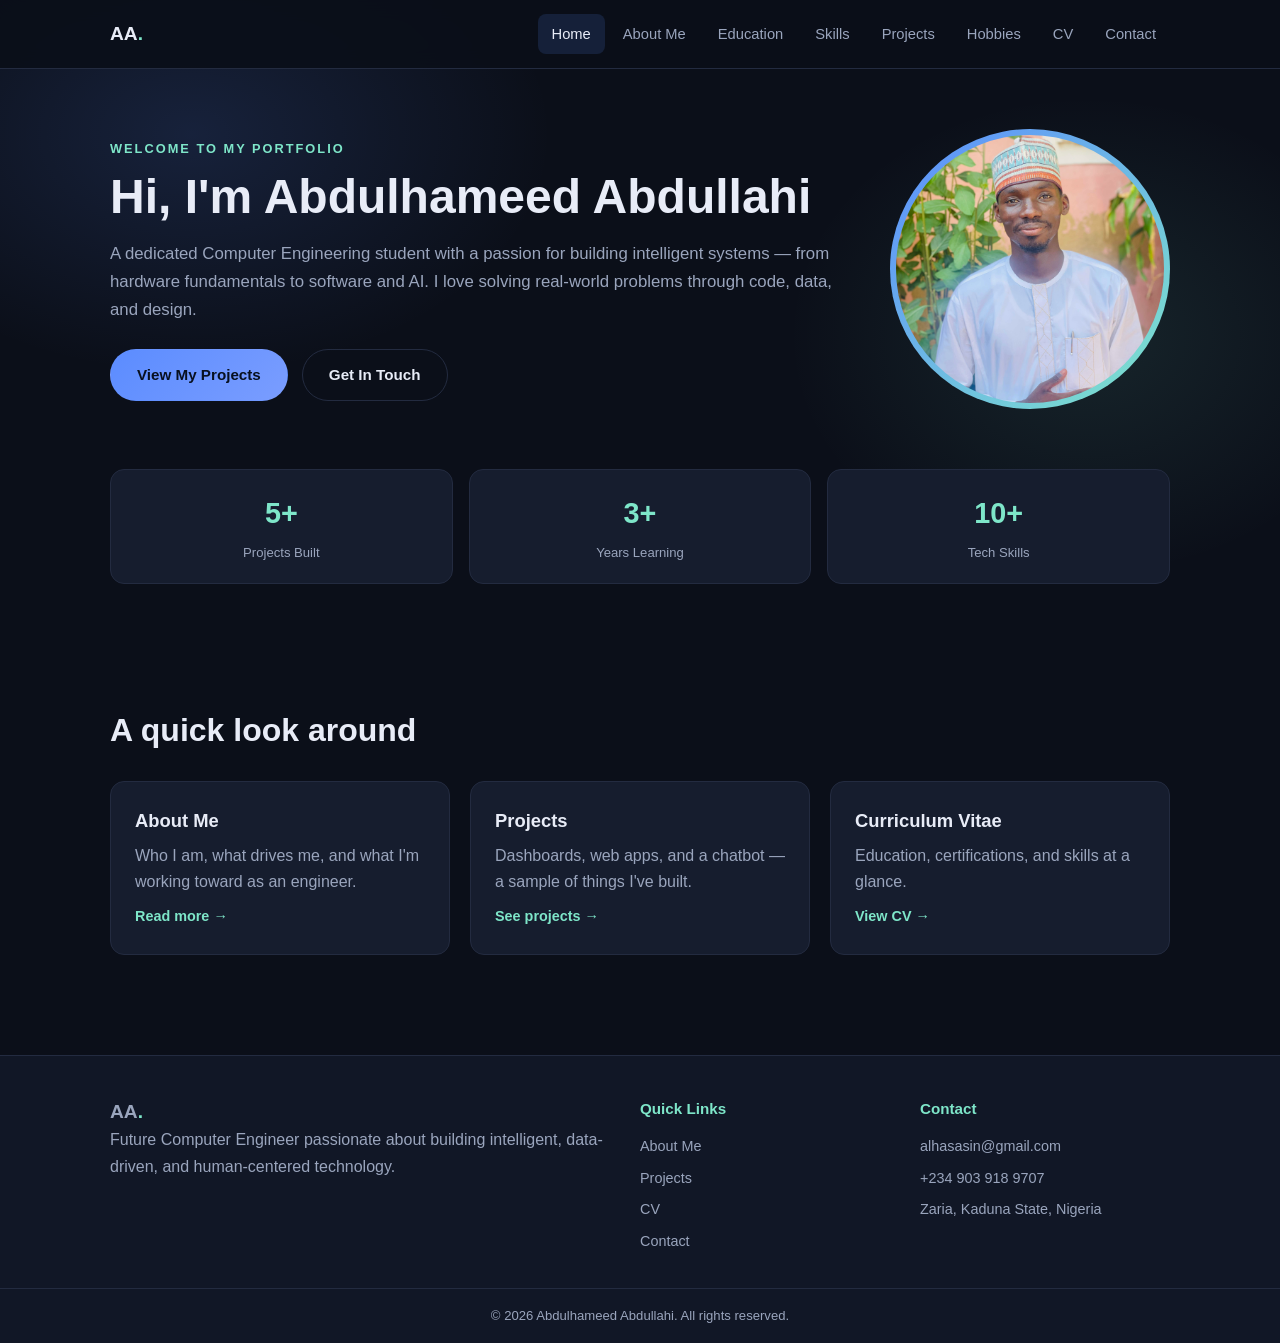
<file: index.html>
<!DOCTYPE html>
<html lang="en">
<head>
<meta charset="UTF-8" />
<meta name="viewport" content="width=device-width, initial-scale=1.0" />
<title>Abdulhameed Abdullahi | Future Computer Engineer</title>
<meta name="description" content="Portfolio of Abdulhameed Abdullahi, Computer Engineering student." />
<link rel="stylesheet" href="assets/css/style.css" />

<!-- JSON-LD structured data: Schema.org/Person -->
<script type="application/ld+json">
{
  "@context": "https://schema.org",
  "@type": "Person",
  "name": "Abdulhameed Abdullahi",
  "jobTitle": "Computer Engineering Student",
  "url": "https://alhasasin.github.io/",
  "email": "mailto:alhasasin@gmail.com",
  "address": {
    "@type": "PostalAddress",
    "addressLocality": "Zaria",
    "addressRegion": "Kaduna State",
    "addressCountry": "NG"
  },
  "sameAs": [
    "https://www.linkedin.com/in/abdulhameed-abdulahi-4a764414a/",
    "https://x.com/AA_Hameed_",
    "https://github.com/alhasasin"
  ]
}
</script>
</head>
<body>

<!-- CSS-only mobile nav toggle (no JavaScript) -->
<input type="checkbox" id="nav-toggle" class="nav-toggle-input" />

<header class="site-header">
  <div class="header-inner">
    <a href="index.html" class="logo">AA<span>.</span></a>

    <label for="nav-toggle" class="hamburger" aria-label="Toggle navigation">
      <span></span><span></span><span></span>
    </label>

    <nav class="site-nav" aria-label="Primary">
      <ul>
        <li><a href="index.html" aria-current="page">Home</a></li>
        <li><a href="about.html">About Me</a></li>
        <li><a href="education.html">Education</a></li>
        <li><a href="skills.html">Skills</a></li>
        <li><a href="projects.html">Projects</a></li>
        <li><a href="hobbies.html">Hobbies</a></li>
        <li><a href="cv.html">CV</a></li>
        <li><a href="contact.html">Contact</a></li>
      </ul>
    </nav>
  </div>
</header>

<main>
  <section class="hero">
    <article class="hero-text">
      <p class="eyebrow">Welcome to my portfolio</p>
      <h1>Hi, I'm Abdulhameed Abdullahi</h1>
      <p class="lede">
        A dedicated Computer Engineering student with a passion for building intelligent
        systems — from hardware fundamentals to software and AI. I love solving real-world
        problems through code, data, and design.
      </p>
      <div class="hero-actions">
        <a href="projects.html" class="btn btn-primary">View My Projects</a>
        <a href="contact.html" class="btn btn-ghost">Get In Touch</a>
      </div>
    </article>

    <aside class="hero-avatar">
      <div class="avatar-ring">
        <img src="assets/images/dp.jpg" alt="Abdulhameed Abdullahi" class="avatar-img" />
      </div>
    </aside>
  </section>

  <section class="stats" aria-label="Quick stats">
    <div class="stat-card"><p class="stat-num">5+</p><p class="stat-label">Projects Built</p></div>
    <div class="stat-card"><p class="stat-num">3+</p><p class="stat-label">Years Learning</p></div>
    <div class="stat-card"><p class="stat-num">10+</p><p class="stat-label">Tech Skills</p></div>
  </section>

  <section class="home-preview">
    <h2>A quick look around</h2>
    <div class="preview-grid">
      <article class="card">
        <h3>About Me</h3>
        <p>Who I am, what drives me, and what I'm working toward as an engineer.</p>
        <a class="card-link" href="about.html">Read more →</a>
      </article>
      <article class="card">
        <h3>Projects</h3>
        <p>Dashboards, web apps, and a chatbot — a sample of things I've built.</p>
        <a class="card-link" href="projects.html">See projects →</a>
      </article>
      <article class="card">
        <h3>Curriculum Vitae</h3>
        <p>Education, certifications, and skills at a glance.</p>
        <a class="card-link" href="cv.html">View CV →</a>
      </article>
    </div>
  </section>
</main>

<footer class="site-footer">
  <div class="footer-inner">
    <div class="footer-about">
      <p class="logo">AA<span>.</span></p>
      <p>Future Computer Engineer passionate about building intelligent, data-driven,
         and human-centered technology.</p>
    </div>
    <div class="footer-links">
      <h4>Quick Links</h4>
      <ul>
        <li><a href="about.html">About Me</a></li>
        <li><a href="projects.html">Projects</a></li>
        <li><a href="cv.html">CV</a></li>
        <li><a href="contact.html">Contact</a></li>
      </ul>
    </div>
    <div class="footer-contact">
      <h4>Contact</h4>
      <ul>
        <li>alhasasin@gmail.com</li>
        <li>+234 903 918 9707</li>
        <li>Zaria, Kaduna State, Nigeria</li>
      </ul>
    </div>
  </div>
  <p class="footer-bottom">&copy; 2026 Abdulhameed Abdullahi. All rights reserved.</p>
</footer>

</body>
</html>
</file>
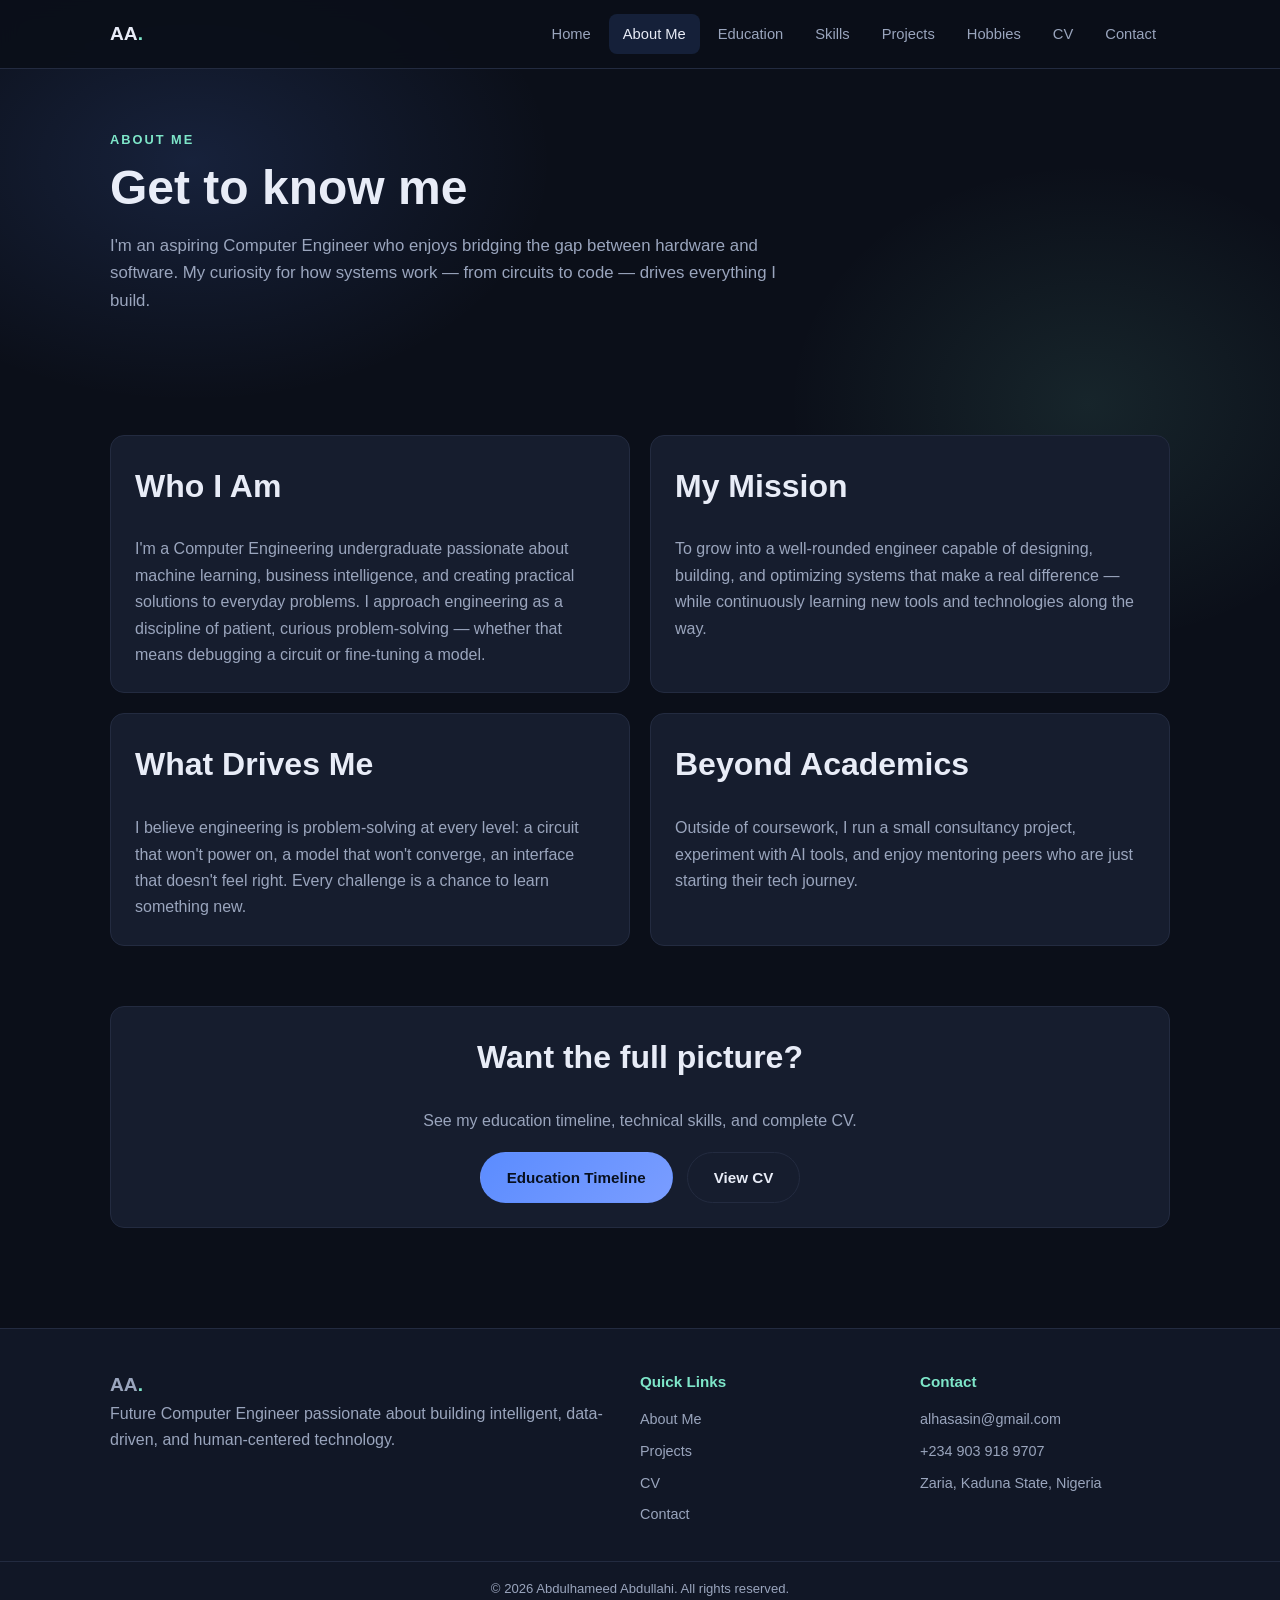
<file: about.html>
<!DOCTYPE html>
<html lang="en">
<head>
<meta charset="UTF-8" />
<meta name="viewport" content="width=device-width, initial-scale=1.0" />
<title>About Me | Abdulhameed Abdullahi</title>
<meta name="description" content="About Abdulhameed Abdullahi, Computer Engineering student — background, mission, and interests." />
<link rel="stylesheet" href="assets/css/style.css" />

<!-- JSON-LD structured data: Schema.org/AboutPage -->
<script type="application/ld+json">
{
  "@context": "https://schema.org",
  "@type": "AboutPage",
  "name": "About Abdulhameed Abdullahi",
  "url": "https://alhasasin.github.io/about.html",
  "mainEntity": {
    "@type": "Person",
    "name": "Abdulhameed Abdullahi",
    "jobTitle": "Computer Engineering Student",
    "description": "Aspiring Computer Engineer bridging hardware and software, with a focus on machine learning and business intelligence.",
    "email": "mailto:alhasasin@gmail.com"
  }
}
</script>
</head>
<body>

<input type="checkbox" id="nav-toggle" class="nav-toggle-input" />

<header class="site-header">
  <div class="header-inner">
    <a href="index.html" class="logo">AA<span>.</span></a>

    <label for="nav-toggle" class="hamburger" aria-label="Toggle navigation">
      <span></span><span></span><span></span>
    </label>

    <nav class="site-nav" aria-label="Primary">
      <ul>
        <li><a href="index.html">Home</a></li>
        <li><a href="about.html" aria-current="page">About Me</a></li>
        <li><a href="education.html">Education</a></li>
        <li><a href="skills.html">Skills</a></li>
        <li><a href="projects.html">Projects</a></li>
        <li><a href="hobbies.html">Hobbies</a></li>
        <li><a href="cv.html">CV</a></li>
        <li><a href="contact.html">Contact</a></li>
      </ul>
    </nav>
  </div>
</header>

<main>
  <section class="page-intro">
    <p class="eyebrow">About Me</p>
    <h1>Get to know me</h1>
    <p class="lede">
      I'm an aspiring Computer Engineer who enjoys bridging the gap between hardware and
      software. My curiosity for how systems work — from circuits to code — drives
      everything I build.
    </p>
  </section>

  <section class="about-grid">
    <article class="card">
      <h2>Who I Am</h2>
      <p>
        I'm a Computer Engineering undergraduate passionate about machine learning,
        business intelligence, and creating practical solutions to everyday problems.
        I approach engineering as a discipline of patient, curious problem-solving —
        whether that means debugging a circuit or fine-tuning a model.
      </p>
    </article>

    <article class="card">
      <h2>My Mission</h2>
      <p>
        To grow into a well-rounded engineer capable of designing, building, and
        optimizing systems that make a real difference — while continuously learning
        new tools and technologies along the way.
      </p>
    </article>

    <article class="card">
      <h2>What Drives Me</h2>
      <p>
        I believe engineering is problem-solving at every level: a circuit that won't
        power on, a model that won't converge, an interface that doesn't feel right.
        Every challenge is a chance to learn something new.
      </p>
    </article>

    <article class="card">
      <h2>Beyond Academics</h2>
      <p>
        Outside of coursework, I run a small consultancy project, experiment with AI
        tools, and enjoy mentoring peers who are just starting their tech journey.
      </p>
    </article>
  </section>

  <section class="about-cta">
    <div class="card cta-card">
      <h2>Want the full picture?</h2>
      <p>See my education timeline, technical skills, and complete CV.</p>
      <div class="hero-actions">
        <a href="education.html" class="btn btn-primary">Education Timeline</a>
        <a href="cv.html" class="btn btn-ghost">View CV</a>
      </div>
    </div>
  </section>
</main>

<footer class="site-footer">
  <div class="footer-inner">
    <div class="footer-about">
      <p class="logo">AA<span>.</span></p>
      <p>Future Computer Engineer passionate about building intelligent, data-driven,
         and human-centered technology.</p>
    </div>
    <div class="footer-links">
      <h4>Quick Links</h4>
      <ul>
        <li><a href="about.html">About Me</a></li>
        <li><a href="projects.html">Projects</a></li>
        <li><a href="cv.html">CV</a></li>
        <li><a href="contact.html">Contact</a></li>
      </ul>
    </div>
    <div class="footer-contact">
      <h4>Contact</h4>
      <ul>
        <li>alhasasin@gmail.com</li>
        <li>+234 903 918 9707</li>
        <li>Zaria, Kaduna State, Nigeria</li>
      </ul>
    </div>
  </div>
  <p class="footer-bottom">&copy; 2026 Abdulhameed Abdullahi. All rights reserved.</p>
</footer>

</body>
</html>
</file>
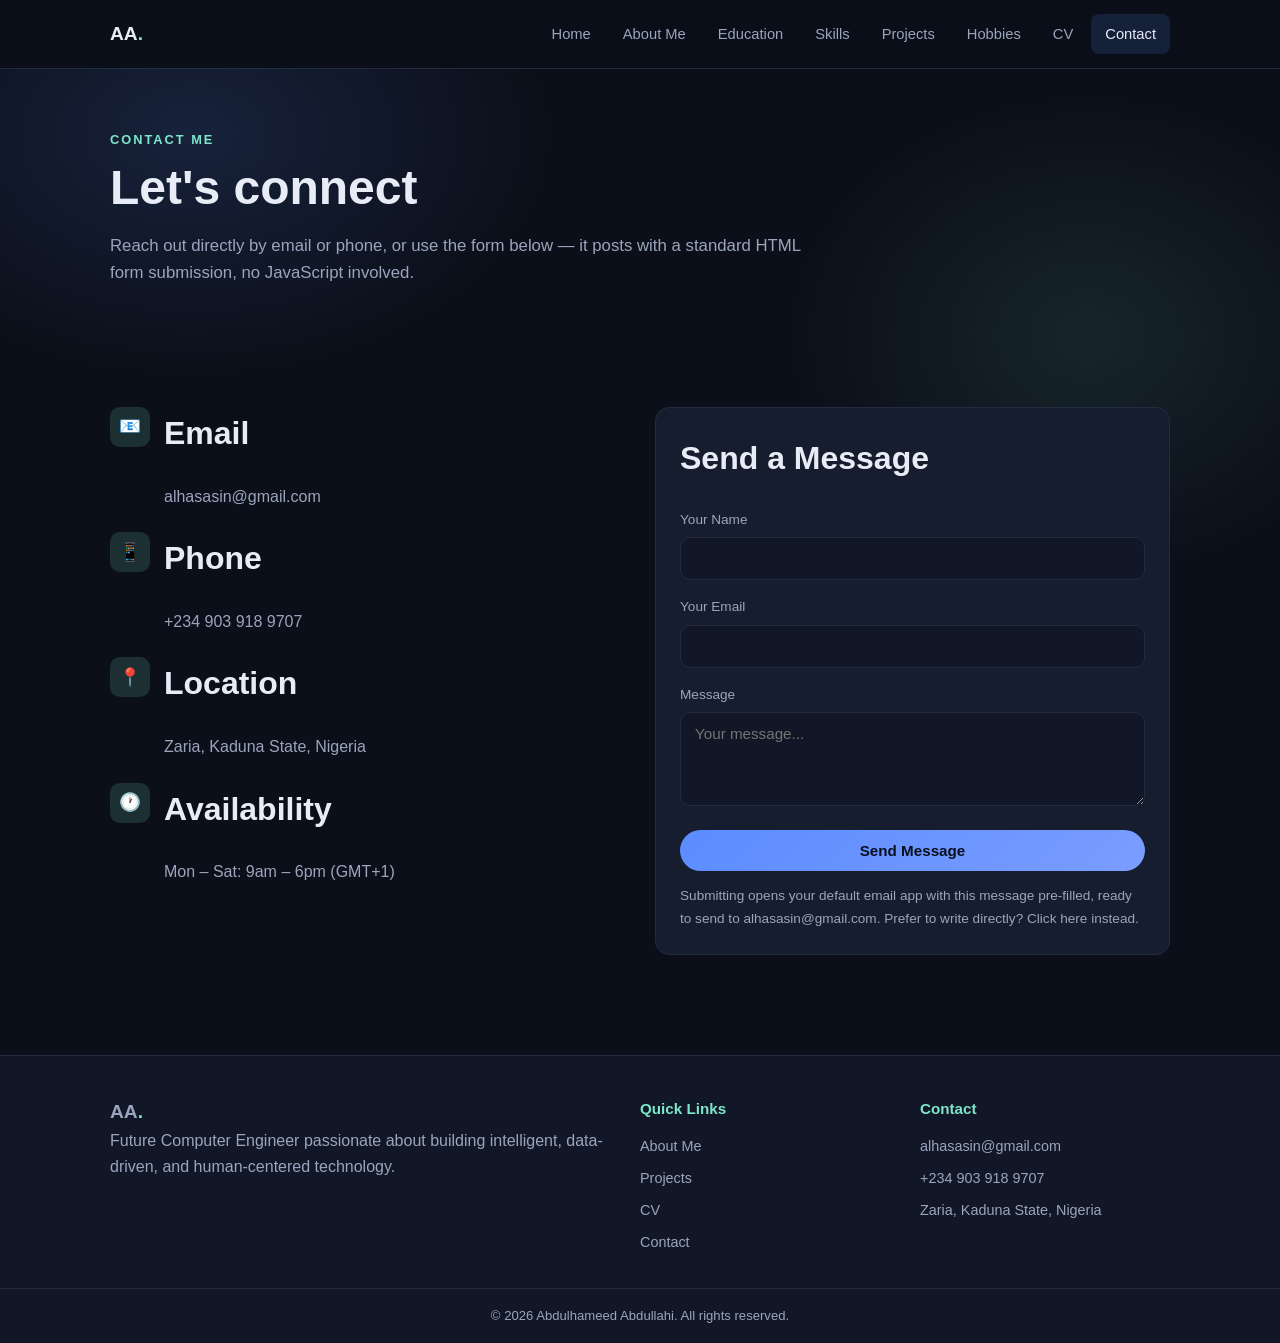
<file: contact.html>
<!DOCTYPE html>
<html lang="en">
<head>
<meta charset="UTF-8" />
<meta name="viewport" content="width=device-width, initial-scale=1.0" />
<title>Contact Me | Abdulhameed Abdullahi</title>
<meta name="description" content="Get in touch with Abdulhameed Abdullahi, Computer Engineering student." />
<link rel="stylesheet" href="assets/css/style.css" />

<!-- JSON-LD structured data: Schema.org/ContactPage -->
<script type="application/ld+json">
{
  "@context": "https://schema.org",
  "@type": "ContactPage",
  "name": "Contact Abdulhameed Abdullahi",
  "url": "https://alhasasin.github.io/contact.html",
  "mainEntity": {
    "@type": "Person",
    "name": "Abdulhameed Abdullahi",
    "email": "alhasasin@gmail.com",
    "telephone": "+2349039189707",
    "address": {
      "@type": "PostalAddress",
      "addressLocality": "Zaria",
      "addressRegion": "Kaduna State",
      "addressCountry": "NG"
    }
  }
}
</script>
</head>
<body>

<input type="checkbox" id="nav-toggle" class="nav-toggle-input" />

<header class="site-header">
  <div class="header-inner">
    <a href="index.html" class="logo">AA<span>.</span></a>

    <label for="nav-toggle" class="hamburger" aria-label="Toggle navigation">
      <span></span><span></span><span></span>
    </label>

    <nav class="site-nav" aria-label="Primary">
      <ul>
        <li><a href="index.html">Home</a></li>
        <li><a href="about.html">About Me</a></li>
        <li><a href="education.html">Education</a></li>
        <li><a href="skills.html">Skills</a></li>
        <li><a href="projects.html">Projects</a></li>
        <li><a href="hobbies.html">Hobbies</a></li>
        <li><a href="cv.html">CV</a></li>
        <li><a href="contact.html" aria-current="page">Contact</a></li>
      </ul>
    </nav>
  </div>
</header>

<main>
  <section class="page-intro">
    <p class="eyebrow">Contact Me</p>
    <h1>Let's connect</h1>
    <p class="lede">
      Reach out directly by email or phone, or use the form below — it posts
      with a standard HTML form submission, no JavaScript involved.
    </p>
  </section>

  <section class="contact-grid">
    <div class="contact-details">
      <article class="contact-item">
        <p class="contact-ic" aria-hidden="true">📧</p>
        <div><h2>Email</h2><p><a href="mailto:alhasasin@gmail.com">alhasasin@gmail.com</a></p></div>
      </article>
      <article class="contact-item">
        <p class="contact-ic" aria-hidden="true">📱</p>
        <div><h2>Phone</h2><p><a href="tel:+2349039189707">+234 903 918 9707</a></p></div>
      </article>
      <article class="contact-item">
        <p class="contact-ic" aria-hidden="true">📍</p>
        <div><h2>Location</h2><p>Zaria, Kaduna State, Nigeria</p></div>
      </article>
      <article class="contact-item">
        <p class="contact-ic" aria-hidden="true">🕐</p>
        <div><h2>Availability</h2><p>Mon – Sat: 9am – 6pm (GMT+1)</p></div>
      </article>
    </div>

    <div class="card">
      <h2>Send a Message</h2>
      <!--
        No-JS form submission via mailto: action. The browser's default
        mail client opens with a pre-filled message using the visitor's
        own name/email/message field values. Requires method="GET" since
        mailto: does not support POST bodies; field values become a
        mailto query string (subject + body).
      -->
      <form action="mailto:alhasasin@gmail.com" method="GET" enctype="text/plain">
        <div class="form-field">
          <label for="cname">Your Name</label>
          <input type="text" id="cname" name="name" required />
        </div>
        <div class="form-field">
          <label for="cemail">Your Email</label>
          <input type="email" id="cemail" name="email" required />
        </div>
        <div class="form-field">
          <label for="cmsg">Message</label>
          <textarea id="cmsg" name="body" rows="4" required placeholder="Your message..."></textarea>
        </div>
        <input type="hidden" name="subject" value="Portfolio Contact Form Submission" />
        <button type="submit" class="btn btn-primary form-submit">Send Message</button>
      </form>
      <p class="form-note">
        Submitting opens your default email app with this message pre-filled,
        ready to send to alhasasin@gmail.com. Prefer to write directly?
        <a href="mailto:alhasasin@gmail.com">Click here</a> instead.
      </p>
    </div>
  </section>
</main>

<footer class="site-footer">
  <div class="footer-inner">
    <div class="footer-about">
      <p class="logo">AA<span>.</span></p>
      <p>Future Computer Engineer passionate about building intelligent, data-driven,
         and human-centered technology.</p>
    </div>
    <div class="footer-links">
      <h4>Quick Links</h4>
      <ul>
        <li><a href="about.html">About Me</a></li>
        <li><a href="projects.html">Projects</a></li>
        <li><a href="cv.html">CV</a></li>
        <li><a href="contact.html">Contact</a></li>
      </ul>
    </div>
    <div class="footer-contact">
      <h4>Contact</h4>
      <ul>
        <li>alhasasin@gmail.com</li>
        <li>+234 903 918 9707</li>
        <li>Zaria, Kaduna State, Nigeria</li>
      </ul>
    </div>
  </div>
  <p class="footer-bottom">&copy; 2026 Abdulhameed Abdullahi. All rights reserved.</p>
</footer>

</body>
</html>
</file>
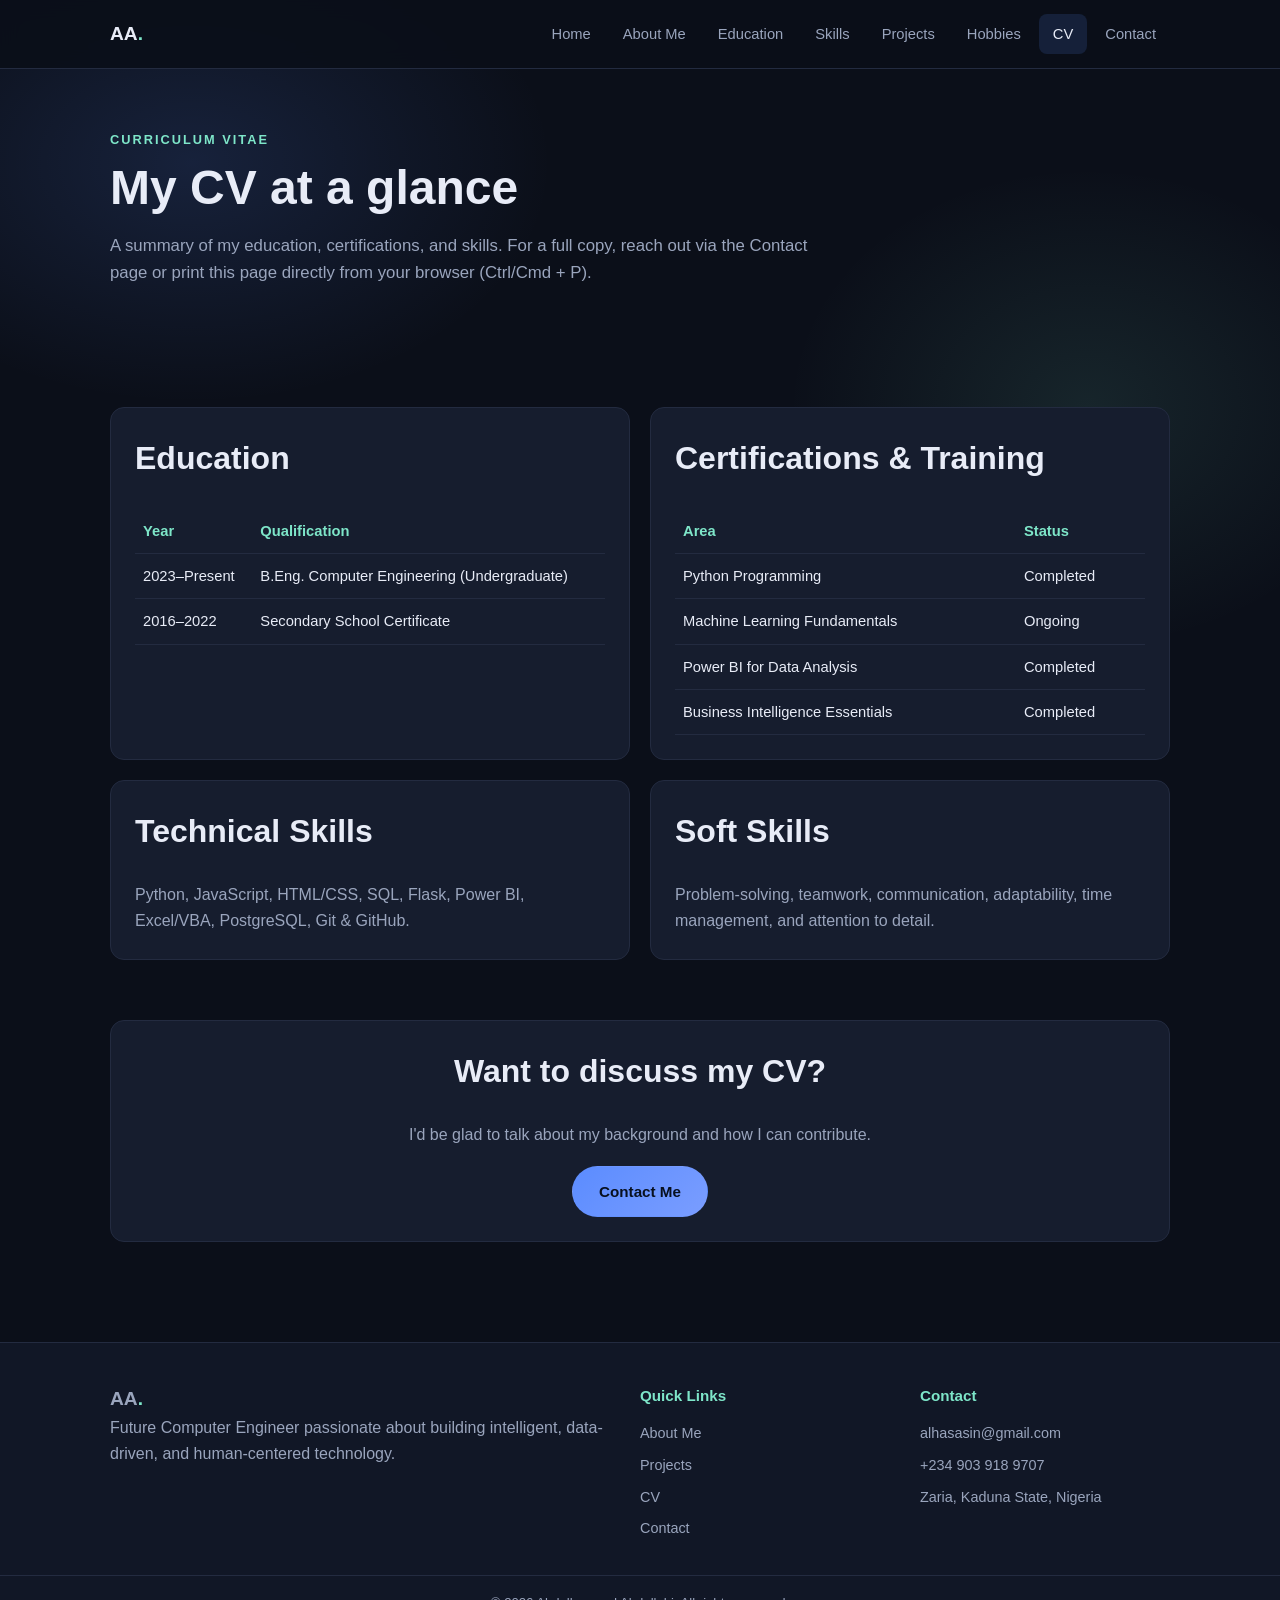
<file: cv.html>
<!DOCTYPE html>
<html lang="en">
<head>
<meta charset="UTF-8" />
<meta name="viewport" content="width=device-width, initial-scale=1.0" />
<title>Curriculum Vitae | Abdulhameed Abdullahi</title>
<meta name="description" content="Curriculum Vitae of Abdulhameed Abdullahi — education, certifications, and skills." />
<link rel="stylesheet" href="assets/css/style.css" />

<!-- JSON-LD structured data: Schema.org/Person with credentials -->
<script type="application/ld+json">
{
  "@context": "https://schema.org",
  "@type": "Person",
  "name": "Abdulhameed Abdullahi",
  "jobTitle": "Computer Engineering Student",
  "hasCredential": [
    {
      "@type": "EducationalOccupationalCredential",
      "credentialCategory": "degree",
      "name": "B.Eng. Computer Engineering (in progress)"
    },
    {
      "@type": "EducationalOccupationalCredential",
      "credentialCategory": "certificate",
      "name": "Python Programming"
    },
    {
      "@type": "EducationalOccupationalCredential",
      "credentialCategory": "certificate",
      "name": "Power BI for Data Analysis"
    },
    {
      "@type": "EducationalOccupationalCredential",
      "credentialCategory": "certificate",
      "name": "Business Intelligence Essentials"
    }
  ]
}
</script>
</head>
<body>

<input type="checkbox" id="nav-toggle" class="nav-toggle-input" />

<header class="site-header">
  <div class="header-inner">
    <a href="index.html" class="logo">AA<span>.</span></a>

    <label for="nav-toggle" class="hamburger" aria-label="Toggle navigation">
      <span></span><span></span><span></span>
    </label>

    <nav class="site-nav" aria-label="Primary">
      <ul>
        <li><a href="index.html">Home</a></li>
        <li><a href="about.html">About Me</a></li>
        <li><a href="education.html">Education</a></li>
        <li><a href="skills.html">Skills</a></li>
        <li><a href="projects.html">Projects</a></li>
        <li><a href="hobbies.html">Hobbies</a></li>
        <li><a href="cv.html" aria-current="page">CV</a></li>
        <li><a href="contact.html">Contact</a></li>
      </ul>
    </nav>
  </div>
</header>

<main>
  <section class="page-intro">
    <p class="eyebrow">Curriculum Vitae</p>
    <h1>My CV at a glance</h1>
    <p class="lede">
      A summary of my education, certifications, and skills. For a full copy,
      reach out via the <a href="contact.html">Contact page</a> or print this
      page directly from your browser (Ctrl/Cmd + P).
    </p>
  </section>

  <section class="grid-2">
    <article class="card">
      <h2>Education</h2>
      <table class="cv-table">
        <caption class="sr-only">Educational history</caption>
        <thead>
          <tr><th scope="col">Year</th><th scope="col">Qualification</th></tr>
        </thead>
        <tbody>
          <tr><td>2023–Present</td><td>B.Eng. Computer Engineering (Undergraduate)</td></tr>
          <tr><td>2016–2022</td><td>Secondary School Certificate</td></tr>
        </tbody>
      </table>
    </article>

    <article class="card">
      <h2>Certifications &amp; Training</h2>
      <table class="cv-table">
        <caption class="sr-only">Certifications and training status</caption>
        <thead>
          <tr><th scope="col">Area</th><th scope="col">Status</th></tr>
        </thead>
        <tbody>
          <tr><td>Python Programming</td><td>Completed</td></tr>
          <tr><td>Machine Learning Fundamentals</td><td>Ongoing</td></tr>
          <tr><td>Power BI for Data Analysis</td><td>Completed</td></tr>
          <tr><td>Business Intelligence Essentials</td><td>Completed</td></tr>
        </tbody>
      </table>
    </article>

    <article class="card">
      <h2>Technical Skills</h2>
      <p>Python, JavaScript, HTML/CSS, SQL, Flask, Power BI, Excel/VBA,
         PostgreSQL, Git &amp; GitHub.</p>
    </article>

    <article class="card">
      <h2>Soft Skills</h2>
      <p>Problem-solving, teamwork, communication, adaptability, time
         management, and attention to detail.</p>
    </article>
  </section>

  <section class="about-cta">
    <div class="card cta-card">
      <h2>Want to discuss my CV?</h2>
      <p>I'd be glad to talk about my background and how I can contribute.</p>
      <div class="hero-actions">
        <a href="contact.html" class="btn btn-primary">Contact Me</a>
      </div>
    </div>
  </section>
</main>

<footer class="site-footer">
  <div class="footer-inner">
    <div class="footer-about">
      <p class="logo">AA<span>.</span></p>
      <p>Future Computer Engineer passionate about building intelligent, data-driven,
         and human-centered technology.</p>
    </div>
    <div class="footer-links">
      <h4>Quick Links</h4>
      <ul>
        <li><a href="about.html">About Me</a></li>
        <li><a href="projects.html">Projects</a></li>
        <li><a href="cv.html">CV</a></li>
        <li><a href="contact.html">Contact</a></li>
      </ul>
    </div>
    <div class="footer-contact">
      <h4>Contact</h4>
      <ul>
        <li>alhasasin@gmail.com</li>
        <li>+234 903 918 9707</li>
        <li>Zaria, Kaduna State, Nigeria</li>
      </ul>
    </div>
  </div>
  <p class="footer-bottom">&copy; 2026 Abdulhameed Abdullahi. All rights reserved.</p>
</footer>

</body>
</html>
</file>
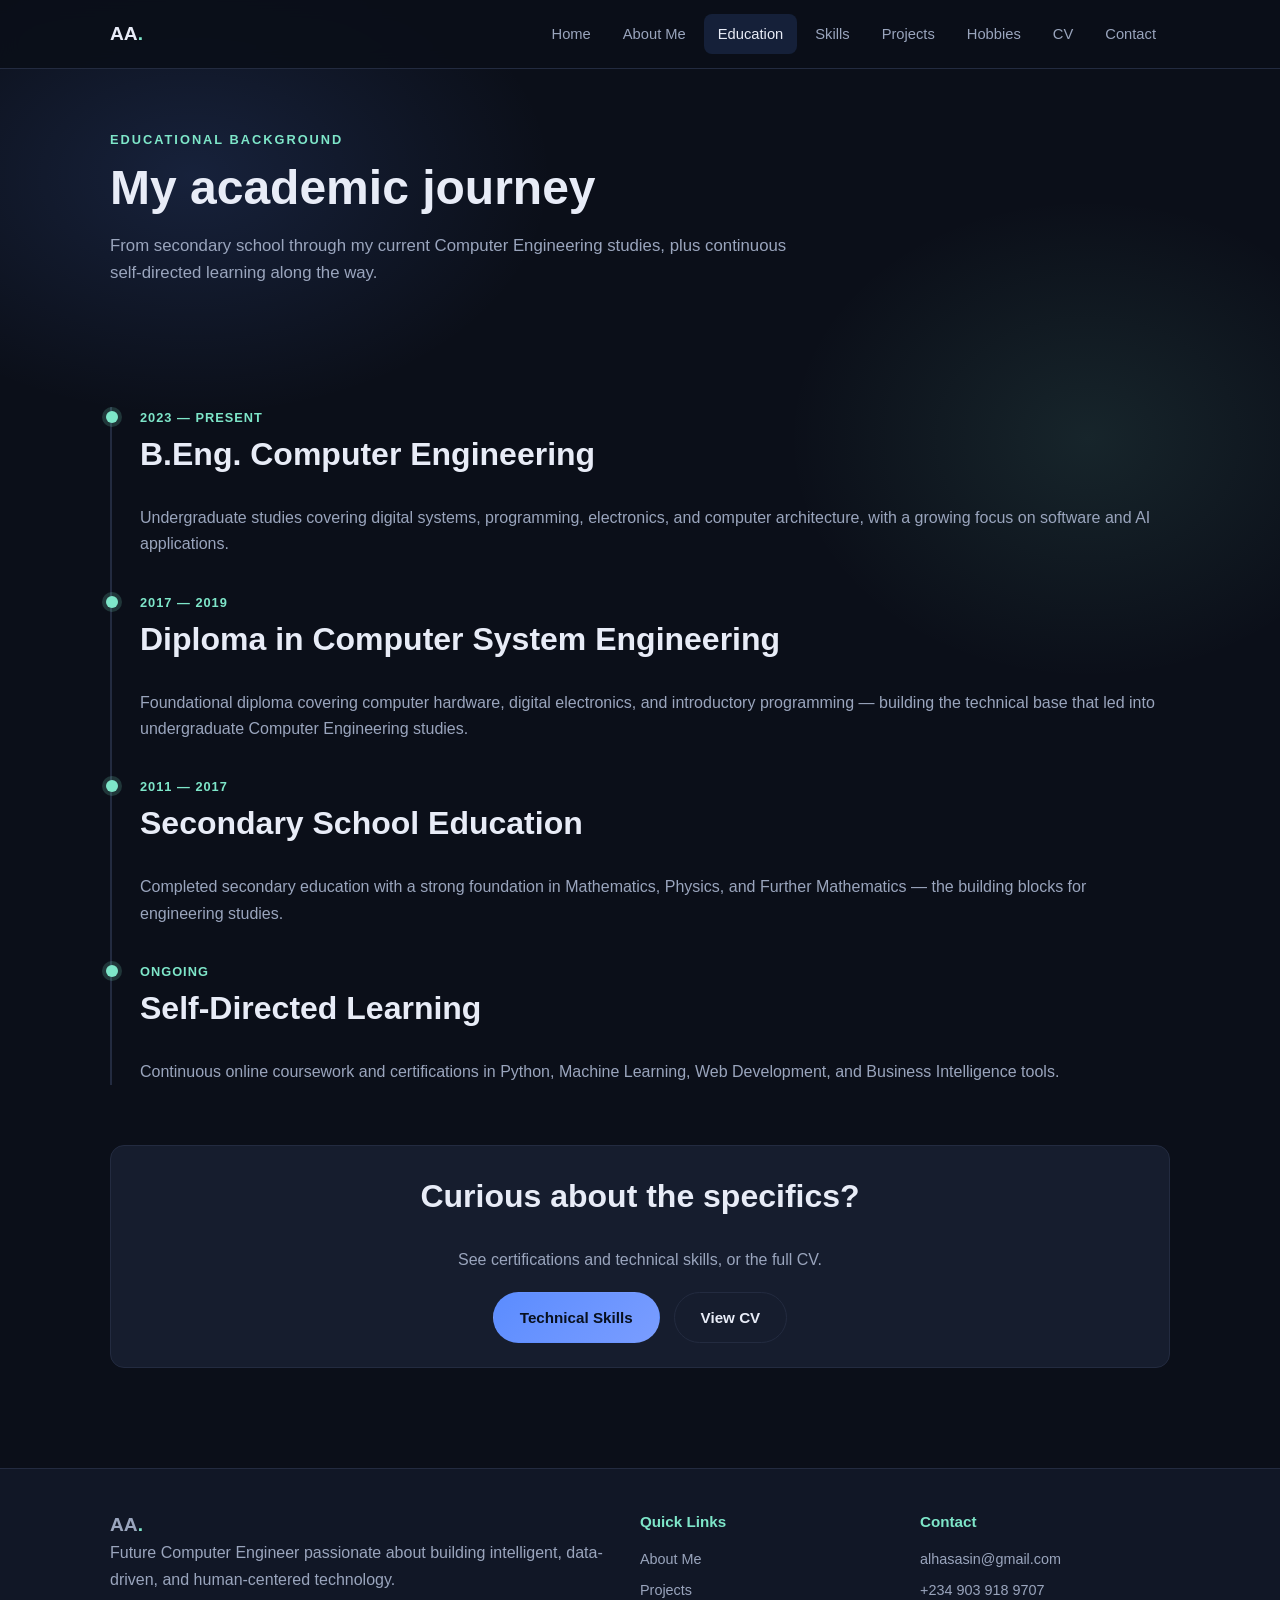
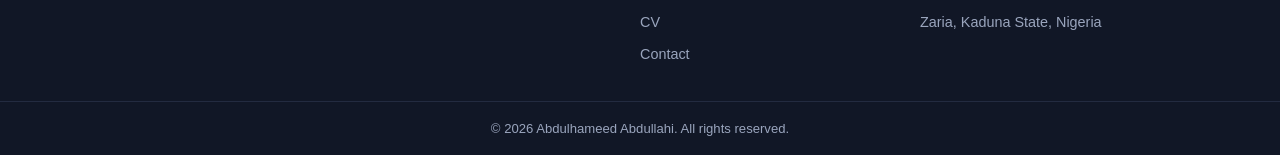
<file: education.html>
<!DOCTYPE html>
<html lang="en">
<head>
<meta charset="UTF-8" />
<meta name="viewport" content="width=device-width, initial-scale=1.0" />
<title>Educational Background | Abdulhameed Abdullahi</title>
<meta name="description" content="Educational background and academic timeline of Abdulhameed Abdullahi." />
<link rel="stylesheet" href="assets/css/style.css" />

<!-- JSON-LD structured data: Schema.org/EducationalOccupationalCredential list -->
<script type="application/ld+json">
{
  "@context": "https://schema.org",
  "@type": "Person",
  "name": "Abdulhameed Abdullahi",
  "alumniOf": [
    {
      "@type": "CollegeOrUniversity",
      "name": "Computer Engineering Undergraduate Programme"
    },
    {
      "@type": "EducationalOrganization",
      "name": "Secondary School"
    }
  ]
}
</script>
</head>
<body>

<input type="checkbox" id="nav-toggle" class="nav-toggle-input" />

<header class="site-header">
  <div class="header-inner">
    <a href="index.html" class="logo">AA<span>.</span></a>

    <label for="nav-toggle" class="hamburger" aria-label="Toggle navigation">
      <span></span><span></span><span></span>
    </label>

    <nav class="site-nav" aria-label="Primary">
      <ul>
        <li><a href="index.html">Home</a></li>
        <li><a href="about.html">About Me</a></li>
        <li><a href="education.html" aria-current="page">Education</a></li>
        <li><a href="skills.html">Skills</a></li>
        <li><a href="projects.html">Projects</a></li>
        <li><a href="hobbies.html">Hobbies</a></li>
        <li><a href="cv.html">CV</a></li>
        <li><a href="contact.html">Contact</a></li>
      </ul>
    </nav>
  </div>
</header>

<main>
  <section class="page-intro">
    <p class="eyebrow">Educational Background</p>
    <h1>My academic journey</h1>
    <p class="lede">
      From secondary school through my current Computer Engineering studies, plus
      continuous self-directed learning along the way.
    </p>
  </section>

  <section>
    <div class="timeline">
      <article class="timeline-item">
        <p class="timeline-date">2023 — PRESENT</p>
        <h2>B.Eng. Computer Engineering</h2>
        <p>
          Undergraduate studies covering digital systems, programming, electronics,
          and computer architecture, with a growing focus on software and AI
          applications.
        </p>
      </article>

      <article class="timeline-item">
        <p class="timeline-date">2017 — 2019</p>
        <h2>Diploma in Computer System Engineering</h2>
        <p>
          Foundational diploma covering computer hardware, digital electronics, 
          and introductory programming — building the technical base that led into undergraduate Computer Engineering studies.
        </p>
      </article>

      <article class="timeline-item">
        <p class="timeline-date">2011 — 2017</p>
        <h2>Secondary School Education</h2>
        <p>
          Completed secondary education with a strong foundation in Mathematics,
          Physics, and Further Mathematics — the building blocks for engineering
          studies.
        </p>
      </article>

      <article class="timeline-item">
        <p class="timeline-date">ONGOING</p>
        <h2>Self-Directed Learning</h2>
        <p>
          Continuous online coursework and certifications in Python, Machine
          Learning, Web Development, and Business Intelligence tools.
        </p>
      </article>
    </div>
  </section>

  <section class="about-cta">
    <div class="card cta-card">
      <h2>Curious about the specifics?</h2>
      <p>See certifications and technical skills, or the full CV.</p>
      <div class="hero-actions">
        <a href="skills.html" class="btn btn-primary">Technical Skills</a>
        <a href="cv.html" class="btn btn-ghost">View CV</a>
      </div>
    </div>
  </section>
</main>

<footer class="site-footer">
  <div class="footer-inner">
    <div class="footer-about">
      <p class="logo">AA<span>.</span></p>
      <p>Future Computer Engineer passionate about building intelligent, data-driven,
         and human-centered technology.</p>
    </div>
    <div class="footer-links">
      <h4>Quick Links</h4>
      <ul>
        <li><a href="about.html">About Me</a></li>
        <li><a href="projects.html">Projects</a></li>
        <li><a href="cv.html">CV</a></li>
        <li><a href="contact.html">Contact</a></li>
      </ul>
    </div>
    <div class="footer-contact">
      <h4>Contact</h4>
      <ul>
        <li>alhasasin@gmail.com</li>
        <li>+234 903 918 9707</li>
        <li>Zaria, Kaduna State, Nigeria</li>
      </ul>
    </div>
  </div>
  <p class="footer-bottom">&copy; 2026 Abdulhameed Abdullahi. All rights reserved.</p>
</footer>

</body>
</html>
</file>
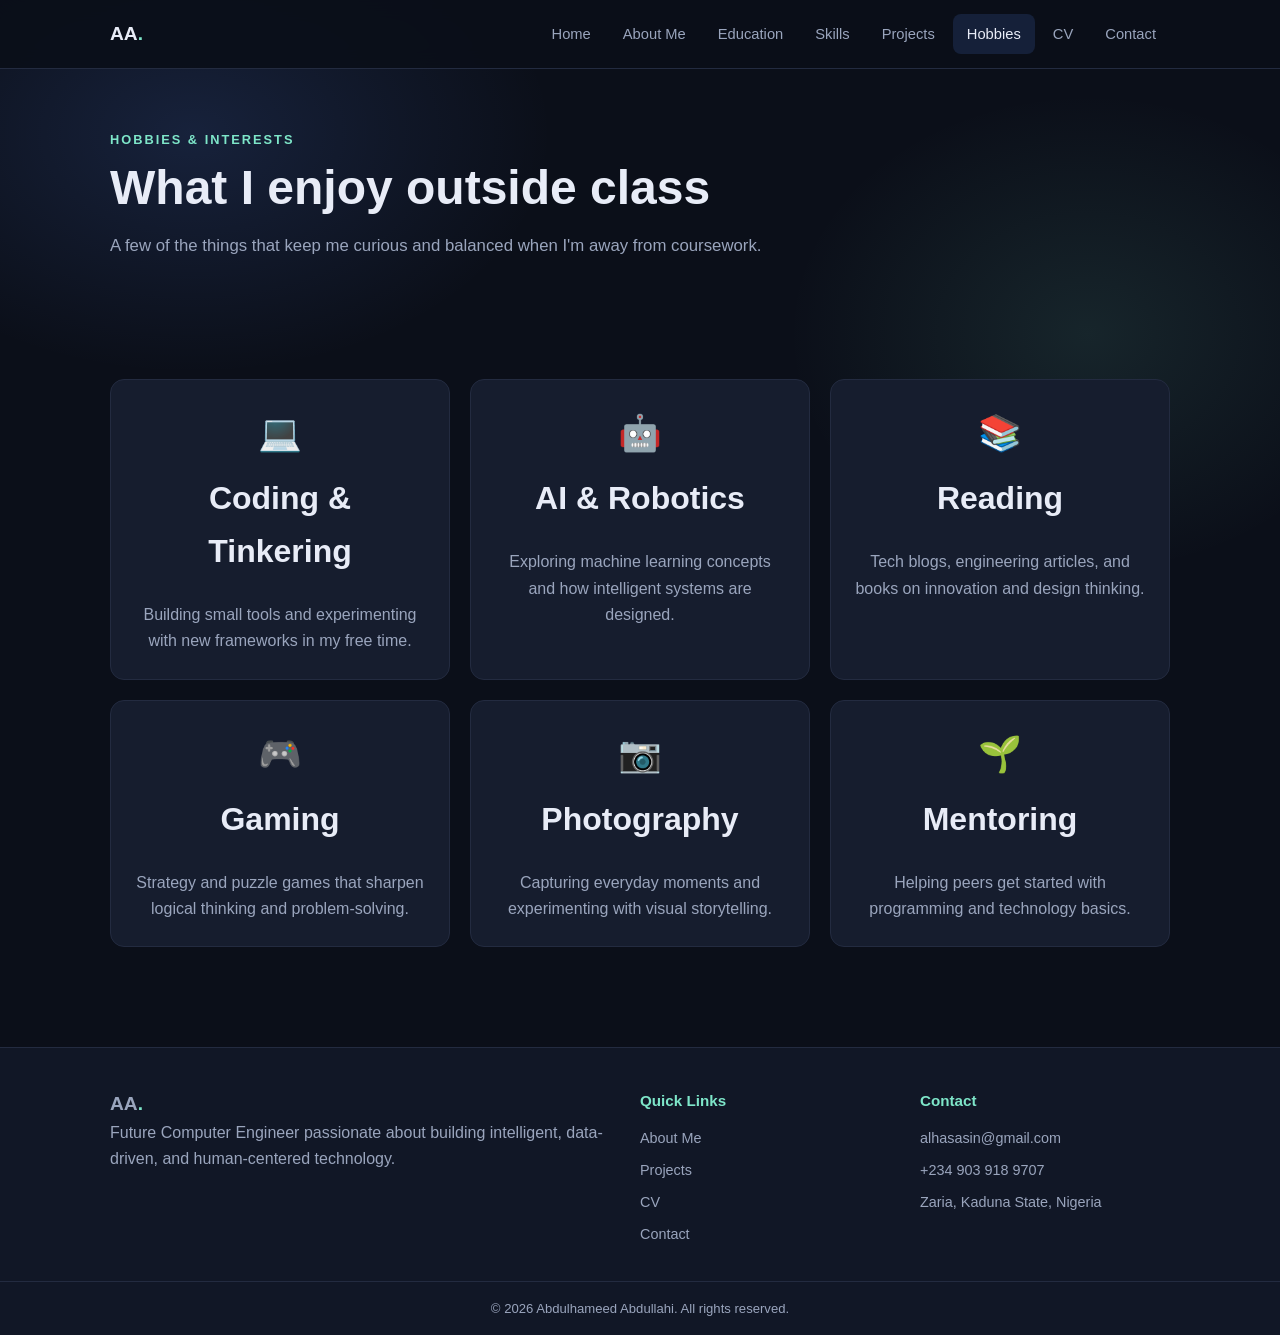
<file: hobbies.html>
<!DOCTYPE html>
<html lang="en">
<head>
<meta charset="UTF-8" />
<meta name="viewport" content="width=device-width, initial-scale=1.0" />
<title>Hobbies &amp; Interests | Abdulhameed Abdullahi</title>
<meta name="description" content="Hobbies and interests of Abdulhameed Abdullahi, Computer Engineering student." />
<link rel="stylesheet" href="assets/css/style.css" />

<!-- JSON-LD structured data: Schema.org/Person with additional interests -->
<script type="application/ld+json">
{
  "@context": "https://schema.org",
  "@type": "Person",
  "name": "Abdulhameed Abdullahi",
  "knowsAbout": [
    "Coding and software tinkering",
    "Artificial Intelligence and Robotics",
    "Reading technology articles",
    "Strategy and puzzle games",
    "Photography",
    "Mentoring aspiring programmers"
  ]
}
</script>
</head>
<body>

<input type="checkbox" id="nav-toggle" class="nav-toggle-input" />

<header class="site-header">
  <div class="header-inner">
    <a href="index.html" class="logo">AA<span>.</span></a>

    <label for="nav-toggle" class="hamburger" aria-label="Toggle navigation">
      <span></span><span></span><span></span>
    </label>

    <nav class="site-nav" aria-label="Primary">
      <ul>
        <li><a href="index.html">Home</a></li>
        <li><a href="about.html">About Me</a></li>
        <li><a href="education.html">Education</a></li>
        <li><a href="skills.html">Skills</a></li>
        <li><a href="projects.html">Projects</a></li>
        <li><a href="hobbies.html" aria-current="page">Hobbies</a></li>
        <li><a href="cv.html">CV</a></li>
        <li><a href="contact.html">Contact</a></li>
      </ul>
    </nav>
  </div>
</header>

<main>
  <section class="page-intro">
    <p class="eyebrow">Hobbies &amp; Interests</p>
    <h1>What I enjoy outside class</h1>
    <p class="lede">
      A few of the things that keep me curious and balanced when I'm away from
      coursework.
    </p>
  </section>

  <section class="grid-3 hobbies-grid">
    <article class="card hobby-card">
      <p class="hobby-emoji" aria-hidden="true">💻</p>
      <h2>Coding &amp; Tinkering</h2>
      <p>Building small tools and experimenting with new frameworks in my free time.</p>
    </article>

    <article class="card hobby-card">
      <p class="hobby-emoji" aria-hidden="true">🤖</p>
      <h2>AI &amp; Robotics</h2>
      <p>Exploring machine learning concepts and how intelligent systems are designed.</p>
    </article>

    <article class="card hobby-card">
      <p class="hobby-emoji" aria-hidden="true">📚</p>
      <h2>Reading</h2>
      <p>Tech blogs, engineering articles, and books on innovation and design thinking.</p>
    </article>

    <article class="card hobby-card">
      <p class="hobby-emoji" aria-hidden="true">🎮</p>
      <h2>Gaming</h2>
      <p>Strategy and puzzle games that sharpen logical thinking and problem-solving.</p>
    </article>

    <article class="card hobby-card">
      <p class="hobby-emoji" aria-hidden="true">📷</p>
      <h2>Photography</h2>
      <p>Capturing everyday moments and experimenting with visual storytelling.</p>
    </article>

    <article class="card hobby-card">
      <p class="hobby-emoji" aria-hidden="true">🌱</p>
      <h2>Mentoring</h2>
      <p>Helping peers get started with programming and technology basics.</p>
    </article>
  </section>
</main>

<footer class="site-footer">
  <div class="footer-inner">
    <div class="footer-about">
      <p class="logo">AA<span>.</span></p>
      <p>Future Computer Engineer passionate about building intelligent, data-driven,
         and human-centered technology.</p>
    </div>
    <div class="footer-links">
      <h4>Quick Links</h4>
      <ul>
        <li><a href="about.html">About Me</a></li>
        <li><a href="projects.html">Projects</a></li>
        <li><a href="cv.html">CV</a></li>
        <li><a href="contact.html">Contact</a></li>
      </ul>
    </div>
    <div class="footer-contact">
      <h4>Contact</h4>
      <ul>
        <li>alhasasin@gmail.com</li>
        <li>+234 903 918 9707</li>
        <li>Zaria, Kaduna State, Nigeria</li>
      </ul>
    </div>
  </div>
  <p class="footer-bottom">&copy; 2026 Abdulhameed Abdullahi. All rights reserved.</p>
</footer>

</body>
</html>
</file>
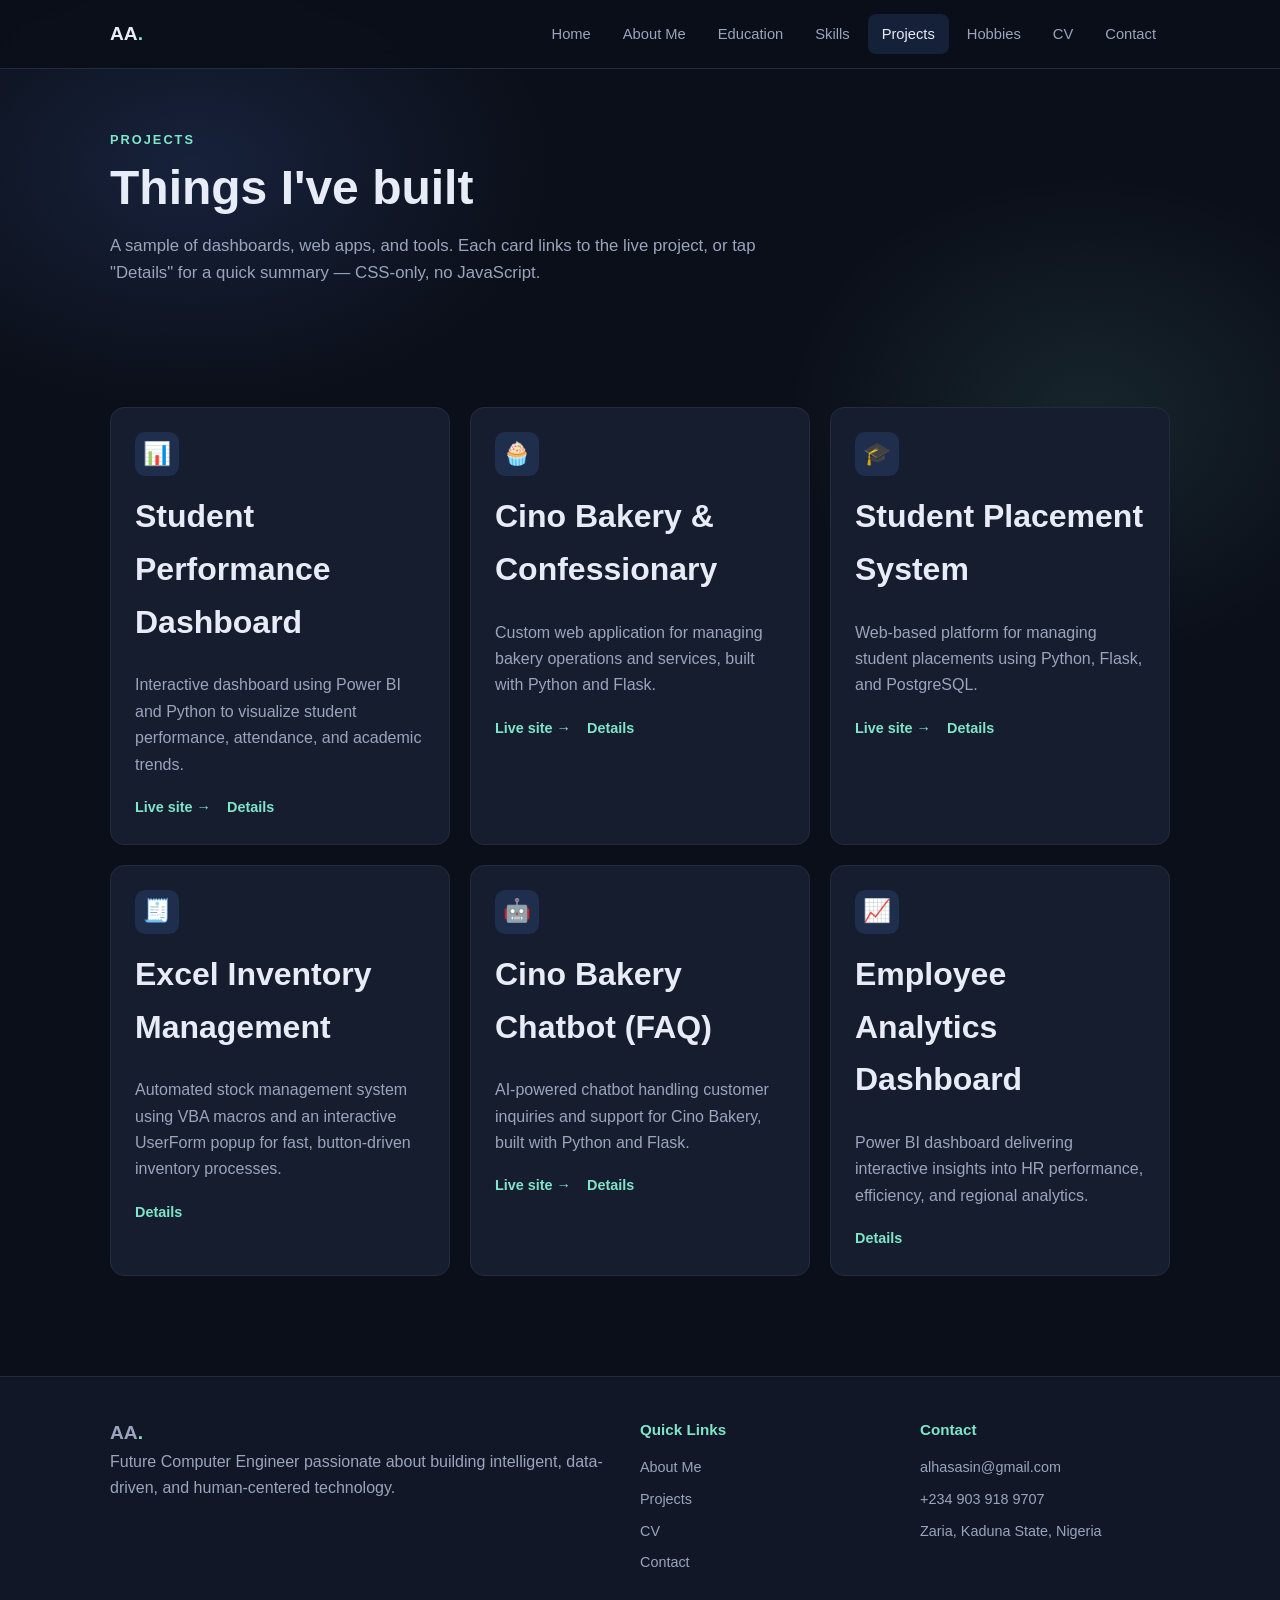
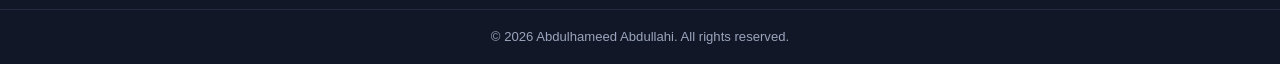
<file: projects.html>
<!DOCTYPE html>
<html lang="en">
<head>
<meta charset="UTF-8" />
<meta name="viewport" content="width=device-width, initial-scale=1.0" />
<title>Projects | Abdulhameed Abdullahi</title>
<meta name="description" content="A selection of projects by Abdulhameed Abdullahi, Computer Engineering student." />
<link rel="stylesheet" href="assets/css/style.css" />

<!-- JSON-LD structured data: Schema.org/ItemList of CreativeWork -->
<script type="application/ld+json">
{
  "@context": "https://schema.org",
  "@type": "ItemList",
  "name": "Abdulhameed Abdullahi's Projects",
  "itemListElement": [
    {
      "@type": "ListItem",
      "position": 1,
      "item": {
        "@type": "CreativeWork",
        "name": "Student Performance Dashboard",
        "description": "Interactive dashboard using Power BI and Python to visualize student performance metrics, attendance, and academic trends.",
        "dateCreated": "2025-03",
        "url": "https://student-pridect-system.onrender.com/"
      }
    },
    {
      "@type": "ListItem",
      "position": 2,
      "item": {
        "@type": "CreativeWork",
        "name": "Cino Bakery and Confessionary",
        "description": "Custom web application for managing bakery operations and confessionary services, built with Python and Flask.",
        "dateCreated": "2025-01",
        "url": "https://cino-bakery-confessionary.onrender.com/"
      }
    },
    {
      "@type": "ListItem",
      "position": 3,
      "item": {
        "@type": "CreativeWork",
        "name": "Student Placement System",
        "description": "Web-based platform for managing student placements, using Python, Flask, and PostgreSQL.",
        "dateCreated": "2024-11",
        "url": "https://student-placement-system.onrender.com/"
      }
    },
    {
      "@type": "ListItem",
      "position": 4,
      "item": {
        "@type": "CreativeWork",
        "name": "Excel Inventory Management",
        "description": "Automated stock management system using VBA macros and an interactive UserForm popup.",
        "dateCreated": "2024-08"
      }
    },
    {
      "@type": "ListItem",
      "position": 5,
      "item": {
        "@type": "CreativeWork",
        "name": "Cino Bakery Chatbot (FAQ)",
        "description": "AI-powered chatbot handling customer inquiries and support for Cino Bakery, built with Python and Flask.",
        "dateCreated": "2024-06",
        "url": "https://cino-bakery-chatbot.onrender.com/"
      }
    },
    {
      "@type": "ListItem",
      "position": 6,
      "item": {
        "@type": "CreativeWork",
        "name": "Employee Analytics Dashboard",
        "description": "Power BI dashboard providing interactive insights into HR employee management and regional analytics.",
        "dateCreated": "2024-04"
      }
    }
  ]
}
</script>
</head>
<body>

<input type="checkbox" id="nav-toggle" class="nav-toggle-input" />

<header class="site-header">
  <div class="header-inner">
    <a href="index.html" class="logo">AA<span>.</span></a>

    <label for="nav-toggle" class="hamburger" aria-label="Toggle navigation">
      <span></span><span></span><span></span>
    </label>

    <nav class="site-nav" aria-label="Primary">
      <ul>
        <li><a href="index.html">Home</a></li>
        <li><a href="about.html">About Me</a></li>
        <li><a href="education.html">Education</a></li>
        <li><a href="skills.html">Skills</a></li>
        <li><a href="projects.html" aria-current="page">Projects</a></li>
        <li><a href="hobbies.html">Hobbies</a></li>
        <li><a href="cv.html">CV</a></li>
        <li><a href="contact.html">Contact</a></li>
      </ul>
    </nav>
  </div>
</header>

<main>
  <section class="page-intro">
    <p class="eyebrow">Projects</p>
    <h1>Things I've built</h1>
    <p class="lede">
      A sample of dashboards, web apps, and tools. Each card links to the live
      project, or tap "Details" for a quick summary — CSS-only, no JavaScript.
    </p>
  </section>

  <section class="grid-3 projects-grid">

    <article class="card project-card">
      <div class="proj-icon">📊</div>
      <h2>Student Performance Dashboard</h2>
      <p>Interactive dashboard using Power BI and Python to visualize student
         performance, attendance, and academic trends.</p>
      <div class="project-actions">
        <a href="https://student-pridect-system.onrender.com/" class="card-link" target="_blank" rel="noopener">Live site →</a>
        <a href="#modal-1" class="card-link">Details</a>
      </div>
    </article>

    <article class="card project-card">
      <div class="proj-icon">🧁</div>
      <h2>Cino Bakery &amp; Confessionary</h2>
      <p>Custom web application for managing bakery operations and services,
         built with Python and Flask.</p>
      <div class="project-actions">
        <a href="https://cino-bakery-confessionary.onrender.com/" class="card-link" target="_blank" rel="noopener">Live site →</a>
        <a href="#modal-2" class="card-link">Details</a>
      </div>
    </article>

    <article class="card project-card">
      <div class="proj-icon">🎓</div>
      <h2>Student Placement System</h2>
      <p>Web-based platform for managing student placements using Python,
         Flask, and PostgreSQL.</p>
      <div class="project-actions">
        <a href="https://student-placement-system.onrender.com/" class="card-link" target="_blank" rel="noopener">Live site →</a>
        <a href="#modal-3" class="card-link">Details</a>
      </div>
    </article>

    <article class="card project-card">
      <div class="proj-icon">🧾</div>
      <h2>Excel Inventory Management</h2>
      <p>Automated stock management system using VBA macros and an interactive
         UserForm popup for fast, button-driven inventory processes.</p>
      <div class="project-actions">
        <a href="#modal-4" class="card-link">Details</a>
      </div>
    </article>

    <article class="card project-card">
      <div class="proj-icon">🤖</div>
      <h2>Cino Bakery Chatbot (FAQ)</h2>
      <p>AI-powered chatbot handling customer inquiries and support for Cino
         Bakery, built with Python and Flask.</p>
      <div class="project-actions">
        <a href="https://cino-bakery-chatbot.onrender.com/" class="card-link" target="_blank" rel="noopener">Live site →</a>
        <a href="#modal-5" class="card-link">Details</a>
      </div>
    </article>

    <article class="card project-card">
      <div class="proj-icon">📈</div>
      <h2>Employee Analytics Dashboard</h2>
      <p>Power BI dashboard delivering interactive insights into HR
         performance, efficiency, and regional analytics.</p>
      <div class="project-actions">
        <a href="#modal-6" class="card-link">Details</a>
      </div>
    </article>

  </section>
</main>

<!-- CSS-only modals (:target), one per project -->
<div id="modal-1" class="modal">
  <div class="modal-box">
    <h2>Student Performance Dashboard</h2>
    <p><strong>Category:</strong> Data Analysis</p>
    <p><strong>Date:</strong> March 2025</p>
    <p>Built with Power BI and Python. Visualizes student performance metrics,
       attendance, and academic trends for faculty review.</p>
    <a href="#" class="modal-close">Close ×</a>
  </div>
</div>

<div id="modal-2" class="modal">
  <div class="modal-box">
    <h2>Cino Bakery &amp; Confessionary</h2>
    <p><strong>Category:</strong> Web Application</p>
    <p><strong>Date:</strong> January 2025</p>
    <p>A Flask-based system managing day-to-day bakery operations and
       customer-facing services for a small consultancy brand.</p>
    <a href="#" class="modal-close">Close ×</a>
  </div>
</div>

<div id="modal-3" class="modal">
  <div class="modal-box">
    <h2>Student Placement System</h2>
    <p><strong>Category:</strong> Web Platform</p>
    <p><strong>Date:</strong> November 2024</p>
    <p>Manages student placements end-to-end using Flask and a PostgreSQL
       database for persistent, structured records.</p>
    <a href="#" class="modal-close">Close ×</a>
  </div>
</div>

<div id="modal-4" class="modal">
  <div class="modal-box">
    <h2>Excel Inventory Management</h2>
    <p><strong>Category:</strong> Automation</p>
    <p><strong>Date:</strong> August 2024</p>
    <p>VBA macros paired with a UserForm popup to speed up stock entry and
       reduce manual inventory errors.</p>
    <a href="#" class="modal-close">Close ×</a>
  </div>
</div>

<div id="modal-5" class="modal">
  <div class="modal-box">
    <h2>Cino Bakery Chatbot (FAQ)</h2>
    <p><strong>Category:</strong> AI / Chatbot</p>
    <p><strong>Date:</strong> June 2024</p>
    <p>A Python and Flask chatbot handling common customer inquiries,
       reducing manual support workload.</p>
    <a href="#" class="modal-close">Close ×</a>
  </div>
</div>

<div id="modal-6" class="modal">
  <div class="modal-box">
    <h2>Employee Analytics Dashboard</h2>
    <p><strong>Category:</strong> Business Intelligence</p>
    <p><strong>Date:</strong> April 2024</p>
    <p>A Power BI dashboard tracking HR performance, efficiency, and
       region-level workforce analytics.</p>
    <a href="#" class="modal-close">Close ×</a>
  </div>
</div>

<footer class="site-footer">
  <div class="footer-inner">
    <div class="footer-about">
      <p class="logo">AA<span>.</span></p>
      <p>Future Computer Engineer passionate about building intelligent, data-driven,
         and human-centered technology.</p>
    </div>
    <div class="footer-links">
      <h4>Quick Links</h4>
      <ul>
        <li><a href="about.html">About Me</a></li>
        <li><a href="projects.html">Projects</a></li>
        <li><a href="cv.html">CV</a></li>
        <li><a href="contact.html">Contact</a></li>
      </ul>
    </div>
    <div class="footer-contact">
      <h4>Contact</h4>
      <ul>
        <li>alhasasin@gmail.com</li>
        <li>+234 903 918 9707</li>
        <li>Zaria, Kaduna State, Nigeria</li>
      </ul>
    </div>
  </div>
  <p class="footer-bottom">&copy; 2026 Abdulhameed Abdullahi. All rights reserved.</p>
</footer>

</body>
</html>
</file>
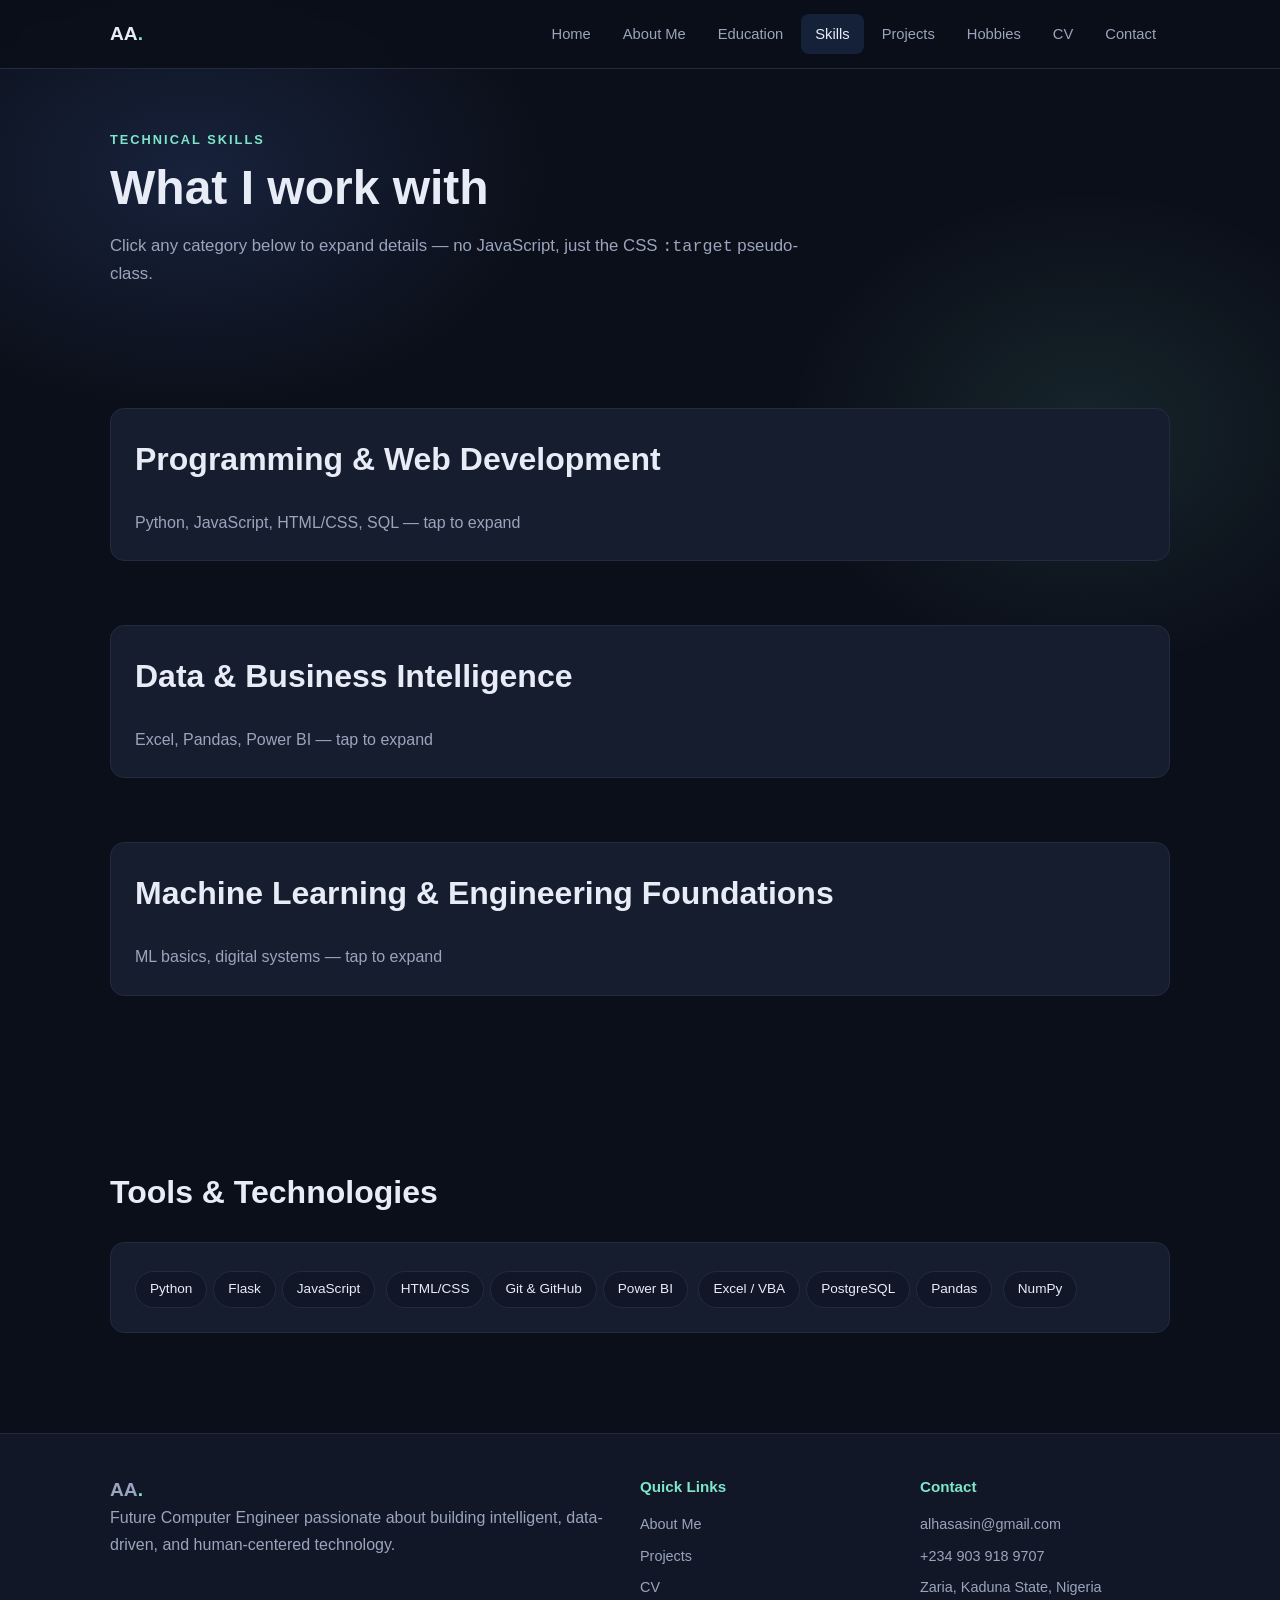
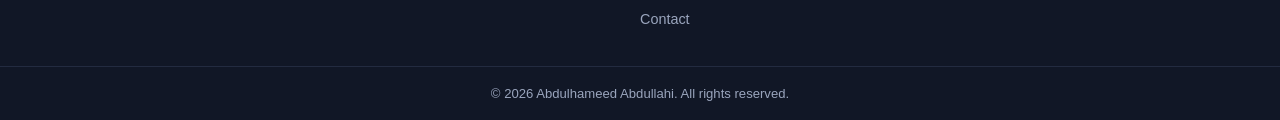
<file: skills.html>
<!DOCTYPE html>
<html lang="en">
<head>
<meta charset="UTF-8" />
<meta name="viewport" content="width=device-width, initial-scale=1.0" />
<title>Technical Skills | Abdulhameed Abdullahi</title>
<meta name="description" content="Technical skills and tools of Abdulhameed Abdullahi, Computer Engineering student." />
<link rel="stylesheet" href="assets/css/style.css" />

<!-- JSON-LD structured data: Schema.org/Person with knowsAbout -->
<script type="application/ld+json">
{
  "@context": "https://schema.org",
  "@type": "Person",
  "name": "Abdulhameed Abdullahi",
  "knowsAbout": [
    "Python", "JavaScript", "HTML5", "CSS3", "SQL", "Flask",
    "Power BI", "Excel VBA", "PostgreSQL", "Machine Learning",
    "Data Analysis", "Digital Systems"
  ]
}
</script>
</head>
<body>

<input type="checkbox" id="nav-toggle" class="nav-toggle-input" />

<header class="site-header">
  <div class="header-inner">
    <a href="index.html" class="logo">AA<span>.</span></a>

    <label for="nav-toggle" class="hamburger" aria-label="Toggle navigation">
      <span></span><span></span><span></span>
    </label>

    <nav class="site-nav" aria-label="Primary">
      <ul>
        <li><a href="index.html">Home</a></li>
        <li><a href="about.html">About Me</a></li>
        <li><a href="education.html">Education</a></li>
        <li><a href="skills.html" aria-current="page">Skills</a></li>
        <li><a href="projects.html">Projects</a></li>
        <li><a href="hobbies.html">Hobbies</a></li>
        <li><a href="cv.html">CV</a></li>
        <li><a href="contact.html">Contact</a></li>
      </ul>
    </nav>
  </div>
</header>

<main>
  <section class="page-intro">
    <p class="eyebrow">Technical Skills</p>
    <h1>What I work with</h1>
    <p class="lede">
      Click any category below to expand details — no JavaScript, just the CSS
      <code>:target</code> pseudo-class.
    </p>
  </section>

  <section class="skills-list">

    <article class="acc-item">
      <a href="#panel-programming" class="acc-trigger card">
        <h2>Programming &amp; Web Development</h2>
        <p>Python, JavaScript, HTML/CSS, SQL — tap to expand</p>
      </a>
      <div id="panel-programming" class="acc-panel card">
        <h3>Programming &amp; Web Development</h3>
        <ul class="skill-detail-list">
          <li>Python — general scripting, data processing, Flask web apps</li>
          <li>JavaScript — front-end interactivity (used in other projects, not this site)</li>
          <li>HTML5 &amp; CSS3 — semantic markup, Flexbox/Grid responsive layouts</li>
          <li>SQL &amp; PostgreSQL — relational data modelling and queries</li>
        </ul>
        <a href="#panel-programming" class="card-link" aria-hidden="true">Close ×</a>
      </div>
    </article>

    <article class="acc-item">
      <a href="#panel-data" class="acc-trigger card">
        <h2>Data &amp; Business Intelligence</h2>
        <p>Excel, Pandas, Power BI — tap to expand</p>
      </a>
      <div id="panel-data" class="acc-panel card">
        <h3>Data &amp; Business Intelligence</h3>
        <ul class="skill-detail-list">
          <li>Excel &amp; VBA — automated workbooks, macros, UserForms</li>
          <li>Pandas &amp; NumPy — data cleaning and analysis in Python</li>
          <li>Power BI — interactive dashboards and reporting</li>
        </ul>
        <a href="#panel-data" class="card-link" aria-hidden="true">Close ×</a>
      </div>
    </article>

    <article class="acc-item">
      <a href="#panel-ml" class="acc-trigger card">
        <h2>Machine Learning &amp; Engineering Foundations</h2>
        <p>ML basics, digital systems — tap to expand</p>
      </a>
      <div id="panel-ml" class="acc-panel card">
        <h3>Machine Learning &amp; Engineering Foundations</h3>
        <ul class="skill-detail-list">
          <li>Introductory machine learning concepts and model building</li>
          <li>Digital systems and computer architecture fundamentals</li>
          <li>Git &amp; GitHub for version control</li>
        </ul>
        <a href="#panel-ml" class="card-link" aria-hidden="true">Close ×</a>
      </div>
    </article>

  </section>

  <section>
    <h2>Tools &amp; Technologies</h2>
    <div class="card">
      <span class="tag">Python</span><span class="tag">Flask</span><span class="tag">JavaScript</span>
      <span class="tag">HTML/CSS</span><span class="tag">Git &amp; GitHub</span><span class="tag">Power BI</span>
      <span class="tag">Excel / VBA</span><span class="tag">PostgreSQL</span><span class="tag">Pandas</span>
      <span class="tag">NumPy</span>
    </div>
  </section>
</main>

<footer class="site-footer">
  <div class="footer-inner">
    <div class="footer-about">
      <p class="logo">AA<span>.</span></p>
      <p>Future Computer Engineer passionate about building intelligent, data-driven,
         and human-centered technology.</p>
    </div>
    <div class="footer-links">
      <h4>Quick Links</h4>
      <ul>
        <li><a href="about.html">About Me</a></li>
        <li><a href="projects.html">Projects</a></li>
        <li><a href="cv.html">CV</a></li>
        <li><a href="contact.html">Contact</a></li>
      </ul>
    </div>
    <div class="footer-contact">
      <h4>Contact</h4>
      <ul>
        <li>alhasasin@gmail.com</li>
        <li>+234 903 918 9707</li>
        <li>Zaria, Kaduna State, Nigeria</li>
      </ul>
    </div>
  </div>
  <p class="footer-bottom">&copy; 2026 Abdulhameed Abdullahi. All rights reserved.</p>
</footer>

</body>
</html>
</file>
<file: assets/css/style.css>
/* =========================================================
   assets/css/style.css
   Pure CSS — Flexbox + Grid, mobile-first, no JS anywhere.
   CSS-only interactivity via :hover, :focus, :checked (nav),
   and :target (used later for accordions/modals on other pages).
   ========================================================= */

:root{
  --bg:#0b0f19;
  --bg-alt:#111726;
  --card:#161d2e;
  --text:#e8ecf7;
  --muted:#9aa5bd;
  --accent:#5b8cff;
  --accent-2:#7ee6c9;
  --border:#232b40;
  --radius:14px;
  --maxw:1100px;
}

*{box-sizing:border-box;margin:0;padding:0;}
html{scroll-behavior:smooth;}
body{
  font-family:'Segoe UI',Roboto,Helvetica,Arial,sans-serif;
  background:
    radial-gradient(600px 400px at 15% 10%, rgba(91,140,255,.15), transparent 60%),
    radial-gradient(500px 400px at 85% 25%, rgba(126,230,201,.10), transparent 60%),
    var(--bg);
  color:var(--text);
  line-height:1.65;
}
a{color:inherit;text-decoration:none;}
img{max-width:100%;display:block;}
ul{list-style:none;}

/* ===================== Header / Nav ===================== */
.site-header{
  position:sticky;top:0;z-index:100;
  background:rgba(11,15,25,.9);
  backdrop-filter:blur(10px);
  border-bottom:1px solid var(--border);
}
.header-inner{
  max-width:var(--maxw);margin:0 auto;padding:14px 20px;
  display:flex;align-items:center;justify-content:space-between;
  position:relative;
}
.logo{font-weight:800;font-size:1.2rem;}
.logo span{color:var(--accent-2);}

.site-nav ul{display:flex;gap:4px;flex-wrap:wrap;}
.site-nav a{
  display:block;padding:8px 14px;border-radius:8px;
  font-size:.92rem;color:var(--muted);
  transition:.25s;
}
.site-nav a:hover,
.site-nav a:focus,
.site-nav a[aria-current="page"]{
  color:var(--text);background:rgba(91,140,255,.14);
  outline:none;
}

/* CSS-only hamburger (checkbox hack, no JS) */
.nav-toggle-input{display:none;}
.hamburger{
  display:none;flex-direction:column;gap:5px;cursor:pointer;
  padding:6px;
}
.hamburger span{width:24px;height:2px;background:var(--text);border-radius:2px;}

@media (max-width:820px){
  .hamburger{display:flex;}
  .site-nav{
    display:block;
    position:absolute;top:100%;left:0;right:0;
    background:var(--bg-alt);
    border-bottom:1px solid var(--border);
    max-height:0;overflow:hidden;
    transition:max-height .3s ease;
  }
  .site-nav ul{flex-direction:column;padding:6px;}
  .nav-toggle-input:checked ~ .header-inner .site-nav,
  .nav-toggle-input:checked + .header-inner .site-nav{
    max-height:400px;
  }
}
/* Because the checkbox precedes the header in source order,
   we target header's nav via the general sibling combinator above. */

/* ===================== Layout helpers ===================== */
main{max-width:var(--maxw);margin:0 auto;padding:0 20px;}
section{padding:60px 0;}
.eyebrow{
  color:var(--accent-2);font-size:.8rem;letter-spacing:2px;
  text-transform:uppercase;font-weight:700;margin-bottom:10px;
}
h1{font-size:clamp(2rem,5vw,3rem);font-weight:800;line-height:1.15;}
h2{font-size:clamp(1.5rem,3vw,2rem);font-weight:700;margin-bottom:24px;}
h3{font-size:1.15rem;font-weight:700;margin-bottom:6px;}
p{color:var(--muted);}
.lede{font-size:1.05rem;margin-top:16px;}

/* ===================== Buttons ===================== */
.btn{
  display:inline-block;padding:12px 26px;border-radius:999px;
  font-weight:600;font-size:.95rem;transition:.25s;border:1px solid transparent;
}
.btn-primary{background:linear-gradient(135deg,var(--accent),#7a9dff);color:#08101f;}
.btn-primary:hover,.btn-primary:focus{transform:translateY(-2px);box-shadow:0 10px 25px rgba(91,140,255,.35);}
.btn-ghost{border:1px solid var(--border);color:var(--text);}
.btn-ghost:hover,.btn-ghost:focus{border-color:var(--accent);color:var(--accent-2);}

/* ===================== Hero (Home) ===================== */
.hero{
  display:flex;flex-wrap:wrap;align-items:center;gap:40px;
  padding-top:60px;
}
.hero-text{flex:1 1 420px;}
.hero-actions{margin-top:26px;display:flex;gap:14px;flex-wrap:wrap;}
.hero-avatar{flex:0 1 280px;margin:0 auto;}
.avatar-ring{
  width:100%;aspect-ratio:1/1;max-width:280px;margin:0 auto;
  border-radius:50%;padding:6px;
  background:linear-gradient(135deg,var(--accent),var(--accent-2));
}
.avatar-inner{
  width:100%;height:100%;border-radius:50%;background:var(--card);
  display:flex;align-items:center;justify-content:center;
  font-size:3.5rem;font-weight:800;color:var(--accent-2);
}
.avatar-img{
  width:100%;height:100%;border-radius:50%;object-fit:cover;
  display:block;background:var(--card);
}

/* ===================== Stats ===================== */
.stats{
  display:grid;grid-template-columns:repeat(3,1fr);gap:16px;
  padding-top:0;
}
.stat-card{
  background:var(--card);border:1px solid var(--border);
  border-radius:var(--radius);padding:20px;text-align:center;
}
.stat-num{font-size:1.8rem;font-weight:800;color:var(--accent-2);}
.stat-label{font-size:.82rem;color:var(--muted);margin-top:4px;}

/* ===================== Grids / Cards ===================== */
.preview-grid,
.grid-2,.grid-3{
  display:grid;gap:20px;
}
.preview-grid{grid-template-columns:repeat(3,1fr);}
.grid-2{grid-template-columns:repeat(2,1fr);}
.grid-3{grid-template-columns:repeat(3,1fr);}

.card{
  background:var(--card);border:1px solid var(--border);
  border-radius:var(--radius);padding:24px;transition:.25s;
}
.card:hover,.card:focus-within{border-color:var(--accent);transform:translateY(-3px);}
.card-link{color:var(--accent-2);font-weight:600;font-size:.9rem;margin-top:10px;display:inline-block;}
.card-link:hover,.card-link:focus{text-decoration:underline;}

@media (max-width:760px){
  .preview-grid,.grid-2,.grid-3{grid-template-columns:1fr;}
  .hero{text-align:center;justify-content:center;}
  .hero-actions{justify-content:center;}
}

/* ===================== Page intro / generic sections ===================== */
.page-intro{padding-top:60px;max-width:700px;}
.about-grid{display:grid;grid-template-columns:repeat(2,1fr);gap:20px;}
.about-cta{padding-top:0;}
.cta-card{text-align:center;}
.cta-card .hero-actions{justify-content:center;margin-top:18px;}
@media (max-width:760px){
  .about-grid{grid-template-columns:1fr;}
}

/* ===================== Timeline (Education) ===================== */
.timeline{
  border-left:2px solid var(--border);
  padding-left:28px;
  display:flex;flex-direction:column;gap:34px;
}
.timeline-item{position:relative;}
.timeline-item::before{
  content:'';position:absolute;left:-34.5px;top:4px;
  width:12px;height:12px;border-radius:50%;
  background:var(--accent-2);
  box-shadow:0 0 0 4px rgba(126,230,201,.18);
}
.timeline-date{
  color:var(--accent-2);font-size:.8rem;font-weight:700;letter-spacing:1px;
}

/* ===================== Projects ===================== */
.proj-icon{
  width:44px;height:44px;border-radius:10px;
  background:rgba(91,140,255,.15);color:var(--accent-2);
  display:flex;align-items:center;justify-content:center;font-size:1.4rem;
  margin-bottom:14px;
}
.project-actions{display:flex;gap:16px;margin-top:8px;flex-wrap:wrap;}

/* ===================== Hobbies ===================== */
.hobby-card{text-align:center;}
.hobby-emoji{font-size:2.2rem;margin-bottom:10px;}

/* ===================== CV table ===================== */
.cv-table{width:100%;border-collapse:collapse;}
.cv-table td,.cv-table th{
  border-bottom:1px solid var(--border);padding:10px 8px;text-align:left;font-size:.92rem;
}
.cv-table th{color:var(--accent-2);}
.sr-only{
  position:absolute;width:1px;height:1px;padding:0;margin:-1px;
  overflow:hidden;clip:rect(0,0,0,0);white-space:nowrap;border:0;
}

/* ===================== Contact ===================== */
.contact-grid{display:grid;grid-template-columns:1fr 1fr;gap:30px;align-items:start;}
.contact-item{display:flex;gap:14px;align-items:flex-start;margin-bottom:22px;}
.contact-ic{
  width:40px;height:40px;border-radius:10px;flex-shrink:0;
  background:rgba(126,230,201,.15);color:var(--accent-2);
  display:flex;align-items:center;justify-content:center;font-size:1.1rem;
}
.contact-item a:hover,.contact-item a:focus{color:var(--accent-2);}
.form-field{margin-bottom:16px;}
.form-field label{display:block;font-size:.85rem;color:var(--muted);margin-bottom:6px;}
.form-field input,.form-field textarea{
  width:100%;padding:12px 14px;border-radius:10px;
  background:var(--bg-alt);border:1px solid var(--border);color:var(--text);
  font-family:inherit;font-size:.95rem;
}
.form-field input:focus,.form-field textarea:focus{outline:2px solid var(--accent);}
.form-submit{width:100%;text-align:center;border:none;cursor:pointer;}
.form-note{margin-top:14px;font-size:.85rem;}
@media (max-width:760px){
  .contact-grid{grid-template-columns:1fr;}
}

/* ===================== Footer ===================== */
.site-footer{
  border-top:1px solid var(--border);margin-top:40px;background:var(--bg-alt);
}
.footer-inner{
  max-width:var(--maxw);margin:0 auto;padding:40px 20px 26px;
  display:grid;grid-template-columns:2fr 1fr 1fr;gap:30px;
}
.footer-inner h4{margin-bottom:14px;font-size:.95rem;color:var(--accent-2);}
.footer-inner li{margin-bottom:8px;font-size:.9rem;color:var(--muted);}
.footer-inner a:hover,.footer-inner a:focus{color:var(--text);}
.footer-bottom{
  text-align:center;padding:16px 20px;border-top:1px solid var(--border);
  font-size:.82rem;color:var(--muted);
}
@media (max-width:760px){
  .footer-inner{grid-template-columns:1fr;}
}

/* =====================================================
   CSS-only accordion pattern for later pages (Skills FAQ,
   Hobbies detail, etc.) using the :target pseudo-class.
   Usage on another page:
   <a href="#panel-1" class="acc-trigger">Title</a>
   <div id="panel-1" class="acc-panel">...content...</div>
   ===================================================== */
.skills-list{display:flex;flex-direction:column;gap:14px;}
.acc-item{display:block;}
.acc-trigger{display:block;cursor:pointer;}
.acc-trigger:hover,.acc-trigger:focus{border-color:var(--accent);}
.acc-panel{
  max-height:0;overflow:hidden;opacity:0;margin-top:0;
  transition:max-height .35s ease, opacity .35s ease, margin .35s ease;
}
.acc-panel:target{
  max-height:600px;opacity:1;margin-top:10px;
}
.skill-detail-list{list-style:disc;padding-left:20px;margin:12px 0;}
.skill-detail-list li{color:var(--muted);margin-bottom:6px;}

.tag{
  display:inline-block;padding:6px 14px;margin:4px 6px 0 0;
  border-radius:999px;background:var(--bg-alt);border:1px solid var(--border);
  font-size:.85rem;color:var(--text);
}

/* =====================================================
   CSS-only modal pattern (for Projects page lightboxes)
   <a href="#modal-1">Open</a> ... <div id="modal-1" class="modal">
     <div class="modal-box">...</div>
     <a href="#" class="modal-close">×</a>
   </div>
   ===================================================== */
.modal{
  position:fixed;inset:0;background:rgba(0,0,0,.7);
  display:flex;align-items:center;justify-content:center;
  opacity:0;visibility:hidden;transition:.25s;z-index:200;
}
.modal:target{opacity:1;visibility:visible;}
.modal-box{
  background:var(--card);border:1px solid var(--border);
  border-radius:var(--radius);padding:30px;max-width:500px;width:90%;
}
.modal-close{
  display:inline-block;margin-top:16px;color:var(--accent-2);font-weight:600;
}

/* ===================== Focus visibility (a11y) ===================== */
a:focus-visible,button:focus-visible,label:focus-visible{
  outline:2px solid var(--accent);outline-offset:2px;
}
</file>
